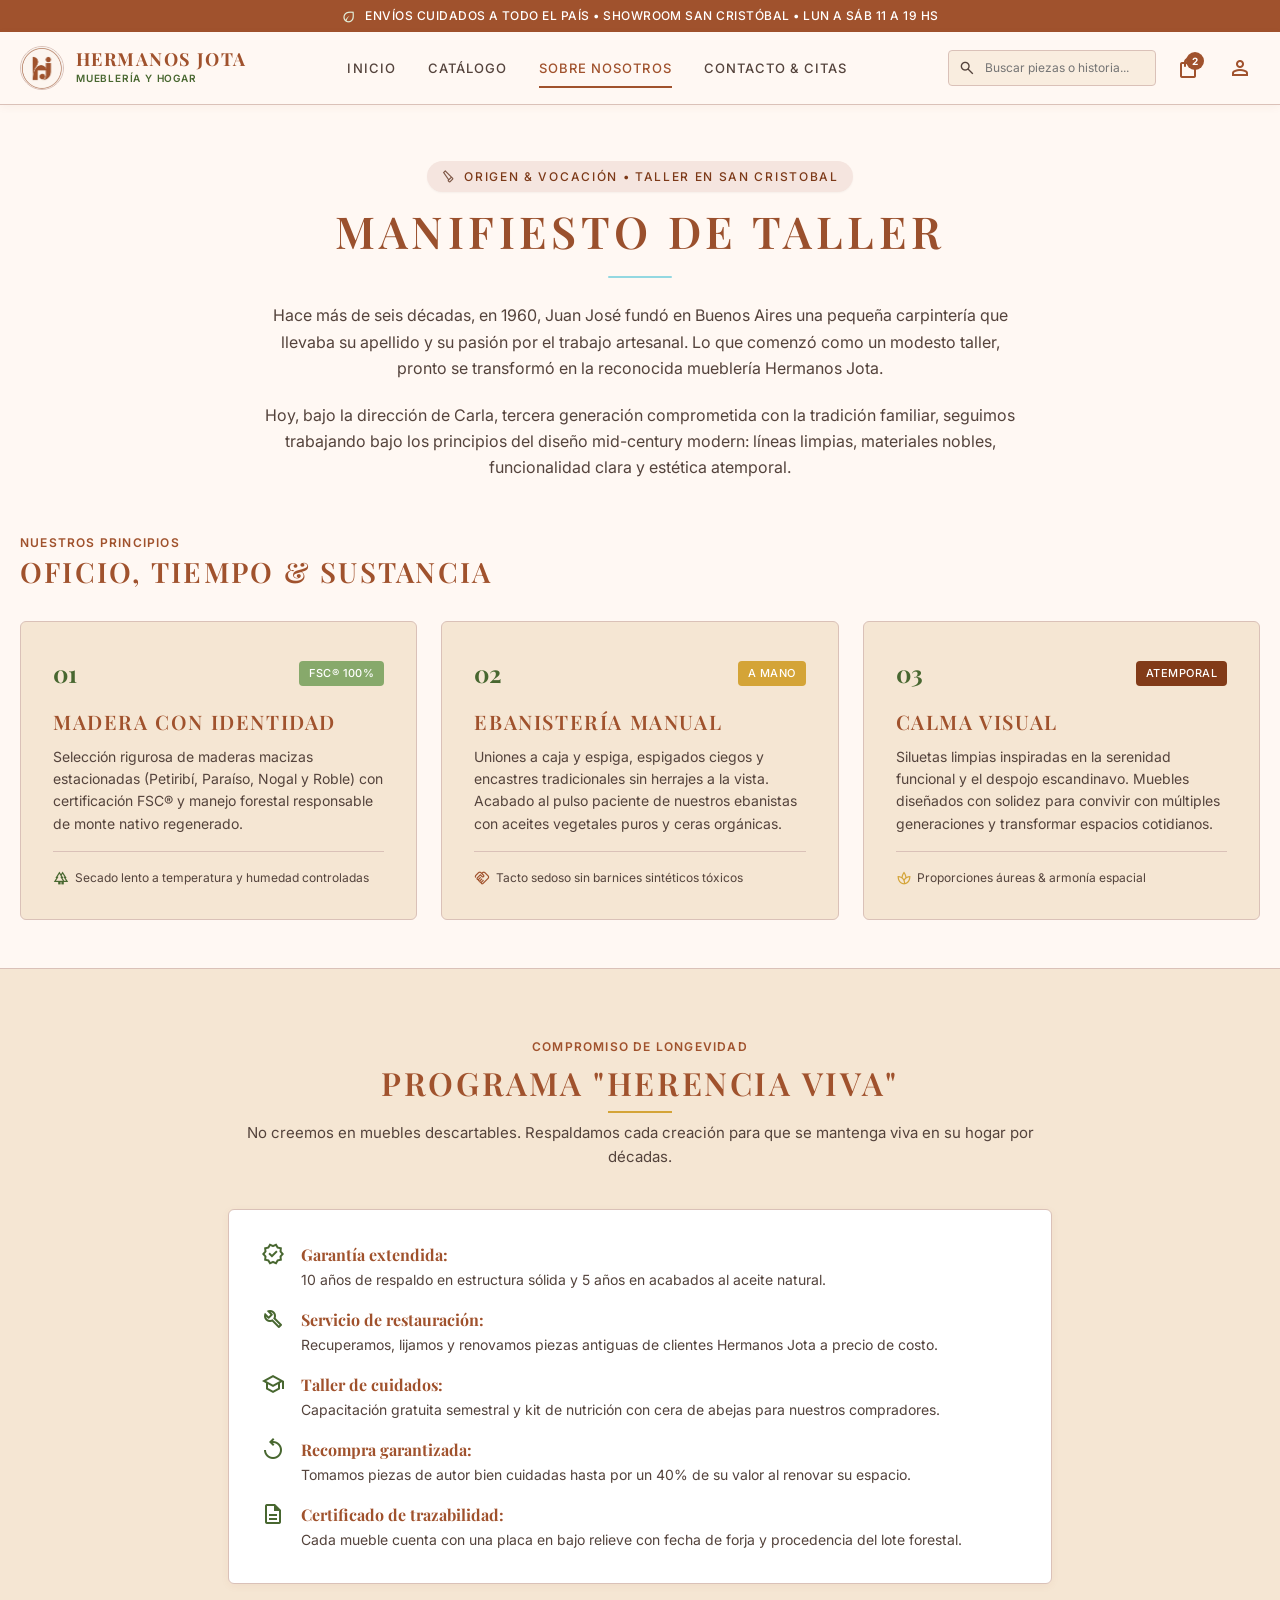
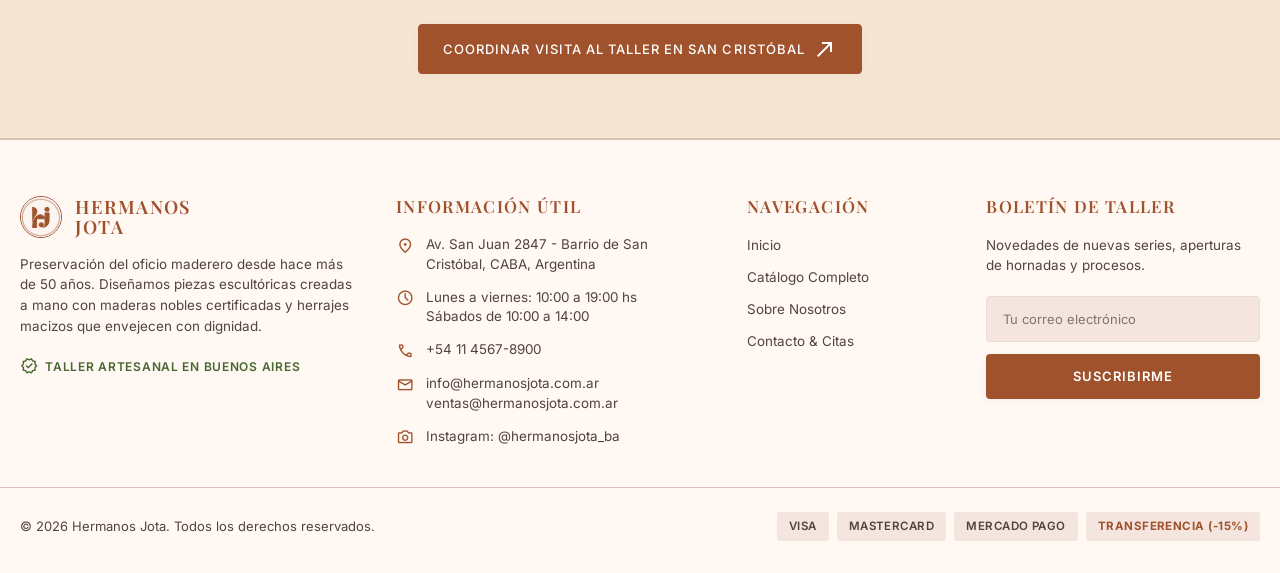
<file: nosotros.html>
<!DOCTYPE html>
<html lang="es">
<head>
  <meta charset="UTF-8">
  <meta name="viewport" content="width=device-width, initial-scale=1.0">
  <title>Sobre Nosotros | Hermanos Jota - Manifiesto de Taller & Historia</title>
  
  <!-- Tipografías Google Fonts Oficiales -->
  <link rel="preconnect" href="https://fonts.googleapis.com">
  <link rel="preconnect" href="https://fonts.gstatic.com" crossorigin>
  <link href="https://fonts.googleapis.com/css2?family=Inter:wght@300;400;500;600;700&family=Playfair+Display:ital,wght@0,500;0,600;0,700;1,600&display=swap" rel="stylesheet">
  
  <!-- Iconografía Material Symbols Outlined -->
  <link href="https://fonts.googleapis.com/css2?family=Material+Symbols+Outlined:wght,FILL@100..700,0..1&display=swap" rel="stylesheet">

  <!-- Hoja de Estilos Externa CSS3 -->
  <link rel="stylesheet" href="css/styles.css">
</head>
<body>

  <!-- Barra de Anuncios Superior -->
  <div class="announcement-bar">
    <span class="material-symbols-outlined">eco</span>
    <p>Envíos cuidados a todo el país • Showroom San Cristóbal • Lun a Sáb 11 a 19 hs</p>
  </div>

  <!-- Encabezado Semántico -->
  <header class="main-header">
    <div class="container header-inner">
      <a href="index.html" class="brand-logo-link" aria-label="Hermanos Jota - Inicio">
        <img 
          src="assets/logo.jpg" 
          alt="Logotipo Hermanos Jota" 
          class="brand-logo-img"
        >
        <div class="brand-text-wrap">
          <span class="brand-name">Hermanos Jota</span>
          <span class="brand-tagline">Mueblería y Hogar</span>
        </div>
      </a>

      <!-- Navegación Desktop -->
      <nav class="nav-desktop" aria-label="Navegación principal">
        <a href="index.html" class="nav-link">Inicio</a>
        <a href="catalogo.html" class="nav-link">Catálogo</a>
        <a href="nosotros.html" class="nav-link active" aria-current="page">Sobre Nosotros</a>
        <a href="contacto.html" class="nav-link">Contacto & Citas</a>
      </nav>

      <!-- Acciones de Cabecera -->
      <div class="header-actions">
        <div class="header-search-wrap">
          <span class="material-symbols-outlined search-icon">search</span>
          <input type="search" placeholder="Buscar piezas o historia..." aria-label="Buscar productos">
        </div>

        <button type="button" class="btn-header-action btn-open-cart" aria-label="Abrir Carrito de compras">
          <span class="material-symbols-outlined">shopping_bag</span>
          <span class="cart-count-badge badge-hidden">0</span>
        </button>

        <a href="cuenta.html" class="btn-header-action" aria-label="Mi Cuenta / Pedidos y Favoritos" title="Mi Cuenta (Simulación de usuario)">
          <span class="material-symbols-outlined">person</span>
        </a>

        <button type="button" class="btn-mobile-toggle" id="mobile-menu-toggle" aria-label="Abrir menú de navegación" aria-expanded="false">
          <span class="material-symbols-outlined">menu</span>
        </button>
      </div>
    </div>

    <!-- Menú Móvil -->
    <nav class="mobile-nav" id="mobile-nav" aria-label="Navegación móvil">
      <a href="index.html">Inicio</a>
      <a href="catalogo.html">Catálogo Oficial</a>
      <a href="nosotros.html" class="active">Sobre Nosotros</a>
      <a href="contacto.html">Contacto & Citas</a>
      <a href="cuenta.html">Mi Cuenta (Pedidos & Favoritos)</a>
    </nav>
  </header>

  <!-- Contenido Principal -->
  <main>
    <!-- Sección Manifiesto de Taller (Hero Editorial) -->
    <section class="manifesto-section">
      <div class="container manifesto-inner">
        <div class="manifesto-tag">
          <span class="material-symbols-outlined">carpenter</span>
          <span>ORIGEN &amp; VOCACIÓN • TALLER EN SAN CRISTOBAL</span>
        </div>

        <h1 class="manifesto-title">MANIFIESTO DE TALLER</h1>
        
        <div class="manifesto-divider"></div>

        <div class="manifesto-body">
          <p>
            Hace más de seis décadas, en 1960, Juan José fundó en Buenos Aires una pequeña carpintería que llevaba su apellido y su pasión por el trabajo artesanal. Lo que comenzó como un modesto taller, pronto se transformó en la reconocida mueblería Hermanos Jota.
          </p>
          <p>
            Hoy, bajo la dirección de Carla, tercera generación comprometida con la tradición familiar, seguimos trabajando bajo los principios del diseño mid-century modern: líneas limpias, materiales nobles, funcionalidad clara y estética atemporal.
          </p>
        </div>
      </div>
    </section>

    <!-- Tres Pilares Fundamentales -->
    <section class="container" style="padding-bottom: 3rem;">
      <div style="display: flex; justify-content: space-between; align-items: flex-end; margin-bottom: 2rem;">
        <div>
          <span style="font-size: 0.75rem; text-transform: uppercase; letter-spacing: 0.1em; color: var(--color-siena); font-weight: 600;">NUESTROS PRINCIPIOS</span>
          <h2 style="font-size: 1.75rem;">Oficio, Tiempo & Sustancia</h2>
        </div>
        <span style="font-size: 0.75rem; color: var(--color-text-muted); display: none; align-items: center; gap: 0.25rem;" class="sm-visible">
          <span class="material-symbols-outlined" style="color: var(--color-salvia-dark); font-size: 1.1rem;">verified</span>
          Garantía de ensamble artesanal
        </span>
      </div>

      <div class="pillars-grid" style="padding: 0;">
        <article class="pillar-card">
          <div>
            <div style="display: flex; justify-content: space-between; align-items: center; margin-bottom: 1rem;">
              <span class="pillar-num">01</span>
              <span class="product-badge badge-salvia">FSC® 100%</span>
            </div>
            <h3 style="font-size: 1.25rem; margin-bottom: 0.75rem;">Madera con Identidad</h3>
            <p class="text-muted" style="font-size: 0.875rem; line-height: 1.6;">
              Selección rigurosa de maderas macizas estacionadas (Petiribí, Paraíso, Nogal y Roble) con certificación FSC® y manejo forestal responsable de monte nativo regenerado.
            </p>
          </div>
          <div style="padding-top: 1rem; border-top: 1px solid var(--color-border-main); font-size: 0.75rem; color: var(--color-text-muted); display: flex; align-items: center; gap: 0.35rem;">
            <span class="material-symbols-outlined" style="color: var(--color-salvia-dark); font-size: 1rem;">forest</span>
            <span>Secado lento a temperatura y humedad controladas</span>
          </div>
        </article>

        <article class="pillar-card">
          <div>
            <div style="display: flex; justify-content: space-between; align-items: center; margin-bottom: 1rem;">
              <span class="pillar-num">02</span>
              <span class="product-badge badge-oro">A Mano</span>
            </div>
            <h3 style="font-size: 1.25rem; margin-bottom: 0.75rem;">Ebanistería Manual</h3>
            <p class="text-muted" style="font-size: 0.875rem; line-height: 1.6;">
              Uniones a caja y espiga, espigados ciegos y encastres tradicionales sin herrajes a la vista. Acabado al pulso paciente de nuestros ebanistas con aceites vegetales puros y ceras orgánicas.
            </p>
          </div>
          <div style="padding-top: 1rem; border-top: 1px solid var(--color-border-main); font-size: 0.75rem; color: var(--color-text-muted); display: flex; align-items: center; gap: 0.35rem;">
            <span class="material-symbols-outlined" style="color: var(--color-siena); font-size: 1rem;">handshake</span>
            <span>Tacto sedoso sin barnices sintéticos tóxicos</span>
          </div>
        </article>

        <article class="pillar-card">
          <div>
            <div style="display: flex; justify-content: space-between; align-items: center; margin-bottom: 1rem;">
              <span class="pillar-num">03</span>
              <span class="product-badge badge-siena">Atemporal</span>
            </div>
            <h3 style="font-size: 1.25rem; margin-bottom: 0.75rem;">Calma Visual</h3>
            <p class="text-muted" style="font-size: 0.875rem; line-height: 1.6;">
              Siluetas limpias inspiradas en la serenidad funcional y el despojo escandinavo. Muebles diseñados con solidez para convivir con múltiples generaciones y transformar espacios cotidianos.
            </p>
          </div>
          <div style="padding-top: 1rem; border-top: 1px solid var(--color-border-main); font-size: 0.75rem; color: var(--color-text-muted); display: flex; align-items: center; gap: 0.35rem;">
            <span class="material-symbols-outlined" style="color: var(--color-oro); font-size: 1rem;">spa</span>
            <span>Proporciones áureas & armonía espacial</span>
          </div>
        </article>
      </div>
    </section>

    <!-- Programa Herencia Viva (Compromiso de Longevidad) -->
    <section style="padding: 4rem 0; background-color: var(--color-alabastro); border-top: 1px solid var(--color-border-main); border-bottom: 1px solid var(--color-border-main);">
      <div class="container" style="max-width: 54rem;">
        <div style="text-align: center; margin-bottom: 2.5rem;">
          <span style="font-size: 0.75rem; text-transform: uppercase; letter-spacing: 0.1em; color: var(--color-siena); font-weight: 600;">COMPROMISO DE LONGEVIDAD</span>
          <h2 style="font-size: 2rem; margin-top: 0.25rem;">Programa "Herencia Viva"</h2>
          <div class="divider-gold"></div>
          <p class="text-muted" style="font-size: 0.9375rem;">
            No creemos en muebles descartables. Respaldamos cada creación para que se mantenga viva en su hogar por décadas.
          </p>
        </div>

        <ul style="display: flex; flex-direction: column; gap: 1rem; background-color: var(--color-white); padding: 2rem; border-radius: var(--radius-md); border: 1px solid var(--color-border-main); box-shadow: var(--shadow-sm);">
          <li style="display: flex; gap: 1rem; align-items: flex-start;">
            <span class="material-symbols-outlined text-salvia" style="font-size: 1.5rem;">verified</span>
            <div>
              <strong style="color: var(--color-siena); font-family: var(--font-serif); font-size: 1rem;">Garantía extendida:</strong>
              <p class="text-muted" style="font-size: 0.875rem;">10 años de respaldo en estructura sólida y 5 años en acabados al aceite natural.</p>
            </div>
          </li>
          <li style="display: flex; gap: 1rem; align-items: flex-start;">
            <span class="material-symbols-outlined text-salvia" style="font-size: 1.5rem;">build</span>
            <div>
              <strong style="color: var(--color-siena); font-family: var(--font-serif); font-size: 1rem;">Servicio de restauración:</strong>
              <p class="text-muted" style="font-size: 0.875rem;">Recuperamos, lijamos y renovamos piezas antiguas de clientes Hermanos Jota a precio de costo.</p>
            </div>
          </li>
          <li style="display: flex; gap: 1rem; align-items: flex-start;">
            <span class="material-symbols-outlined text-salvia" style="font-size: 1.5rem;">school</span>
            <div>
              <strong style="color: var(--color-siena); font-family: var(--font-serif); font-size: 1rem;">Taller de cuidados:</strong>
              <p class="text-muted" style="font-size: 0.875rem;">Capacitación gratuita semestral y kit de nutrición con cera de abejas para nuestros compradores.</p>
            </div>
          </li>
          <li style="display: flex; gap: 1rem; align-items: flex-start;">
            <span class="material-symbols-outlined text-salvia" style="font-size: 1.5rem;">replay</span>
            <div>
              <strong style="color: var(--color-siena); font-family: var(--font-serif); font-size: 1rem;">Recompra garantizada:</strong>
              <p class="text-muted" style="font-size: 0.875rem;">Tomamos piezas de autor bien cuidadas hasta por un 40% de su valor al renovar su espacio.</p>
            </div>
          </li>
          <li style="display: flex; gap: 1rem; align-items: flex-start;">
            <span class="material-symbols-outlined text-salvia" style="font-size: 1.5rem;">description</span>
            <div>
              <strong style="color: var(--color-siena); font-family: var(--font-serif); font-size: 1rem;">Certificado de trazabilidad:</strong>
              <p class="text-muted" style="font-size: 0.875rem;">Cada mueble cuenta con una placa en bajo relieve con fecha de forja y procedencia del lote forestal.</p>
            </div>
          </li>
        </ul>

        <div style="text-align: center; margin-top: 2.5rem;">
          <a href="contacto.html" class="btn-primary">
            <span>Coordinar Visita al Taller en San Cristóbal</span>
            <span class="material-symbols-outlined">north_east</span>
          </a>
        </div>
      </div>
    </section>
  </main>

  <!-- Panel Deslizante del Carrito -->
  <aside id="cart-drawer" class="cart-drawer" aria-labelledby="cart-drawer-heading" role="dialog" aria-modal="true">
    <div class="cart-backdrop" id="cart-backdrop"></div>
    <div class="cart-panel">
      <div class="cart-header">
        <div class="cart-header-title-wrap">
          <span class="material-symbols-outlined text-siena">shopping_bag</span>
          <h3 id="cart-drawer-heading" class="cart-title">Bolsa de Compra</h3>
          <span class="cart-badge-count" id="drawer-count">0 piezas</span>
        </div>
        <button type="button" class="cart-close-btn" id="cart-close-btn" aria-label="Cerrar bolsa de compra">
          <span class="material-symbols-outlined">close</span>
        </button>
      </div>

      <div class="cart-items-list" id="cart-items-list"></div>

      <div class="cart-footer" id="cart-drawer-footer">
        <div class="cart-summary-line">
          <span>Subtotal de piezas</span>
          <span id="cart-subtotal-val">$0 ARS</span>
        </div>
        <div class="cart-summary-line" style="color: var(--color-salvia-dark);">
          <span>Descuento 15% por transferencia</span>
          <span id="cart-discount-val">-$0 ARS</span>
        </div>
        <div class="cart-total-line">
          <span class="cart-total-label">Total Estimado</span>
          <span class="cart-total-price" id="cart-total-val">$0 ARS</span>
        </div>
        <p class="cart-cuotas-note" id="cart-cuotas-text">
          Hasta 6 cuotas fijas sin interés en maderas macizas
        </p>
        <a href="checkout.html" class="btn-primary" style="width: 100%; text-align: center;">
          Finalizar Pedido / Checkout
        </a>
        <button type="button" class="btn-link" id="clear-cart-btn" style="justify-content: center; font-size: 0.75rem; color: var(--color-text-muted);">
          Vaciar selección
        </button>
      </div>
    </div>
  </aside>

  <!-- Notificación Toast Emergente -->
  <div id="toast-notification" class="toast-notification" role="status" aria-live="polite">
    <span class="material-symbols-outlined toast-icon">check_circle</span>
    <div>
      <p class="toast-title" id="toast-title">Pieza añadida</p>
      <p class="toast-subtitle" id="toast-subtitle">Se integró al pedido</p>
    </div>
  </div>

  <!-- Pie de Página Oficial (Réplica Exacta) -->
  <footer class="main-footer">
    <div class="container footer-grid">
      <!-- Columna 1: Marca & Origen -->
      <div class="footer-col footer-brand-col">
        <div class="footer-brand-header">
          <img src="assets/logo.jpg" alt="Logo Hermanos Jota" class="footer-logo-img">
          <div class="footer-brand-title">
            <span>HERMANOS</span>
            <span>JOTA</span>
          </div>
        </div>
        <p class="footer-brand-desc">
          Preservación del oficio maderero desde hace más de 50 años. Diseñamos piezas escultóricas creadas a mano con maderas nobles certificadas y herrajes macizos que envejecen con dignidad.
        </p>
        <div class="footer-workshop-badge">
          <span class="material-symbols-outlined">verified</span>
          <span>TALLER ARTESANAL EN BUENOS AIRES</span>
        </div>
      </div>

      <!-- Columna 2: Información Útil -->
      <div class="footer-col footer-info-col">
        <h4 class="footer-col-title">INFORMACIÓN ÚTIL</h4>
        <div class="footer-info-list">
          <div class="footer-info-item">
            <span class="material-symbols-outlined">location_on</span>
            <span>Av. San Juan 2847 - Barrio de San Cristóbal, CABA, Argentina</span>
          </div>
          <div class="footer-info-item">
            <span class="material-symbols-outlined">schedule</span>
            <div>
              <div>Lunes a viernes: 10:00 a 19:00 hs</div>
              <div>Sábados de 10:00 a 14:00</div>
            </div>
          </div>
          <div class="footer-info-item">
            <span class="material-symbols-outlined">call</span>
            <a href="tel:+541145678900">+54 11 4567-8900</a>
          </div>
          <div class="footer-info-item">
            <span class="material-symbols-outlined">mail</span>
            <div>
              <div><a href="mailto:info@hermanosjota.com.ar">info@hermanosjota.com.ar</a></div>
              <div><a href="mailto:ventas@hermanosjota.com.ar">ventas@hermanosjota.com.ar</a></div>
            </div>
          </div>
          <div class="footer-info-item">
            <span class="material-symbols-outlined">photo_camera</span>
            <span>Instagram: @hermanosjota_ba</span>
          </div>
        </div>
      </div>

      <!-- Columna 3: Navegación -->
      <div class="footer-col footer-nav-col">
        <h4 class="footer-col-title">NAVEGACIÓN</h4>
        <nav class="footer-links" aria-label="Enlaces rápidos del pie de página">
          <a href="index.html">Inicio</a>
          <a href="catalogo.html">Catálogo Completo</a>
          <a href="nosotros.html">Sobre Nosotros</a>
          <a href="contacto.html">Contacto & Citas</a>
        </nav>
      </div>

      <!-- Columna 4: Boletín de Taller -->
      <div class="footer-col footer-newsletter-col">
        <h4 class="footer-col-title">BOLETÍN DE TALLER</h4>
        <p class="footer-newsletter-text">
          Novedades de nuevas series, aperturas de hornadas y procesos.
        </p>
        <form id="footer-newsletter-form" class="footer-newsletter-form">
          <input 
            type="email" 
            class="footer-newsletter-input" 
            placeholder="Tu correo electrónico" 
            required 
            aria-label="Tu correo electrónico"
          >
          <button type="submit" class="footer-newsletter-btn">SUSCRIBIRME</button>
        </form>
      </div>
    </div>

    <!-- Barra Inferior de Derechos y Métodos de Pago -->
    <div class="container footer-bottom-bar">
      <p class="footer-copy">© 2026 Hermanos Jota. Todos los derechos reservados.</p>
      <div class="footer-payments" aria-label="Medios de pago aceptados">
        <span class="payment-chip">VISA</span>
        <span class="payment-chip">MASTERCARD</span>
        <span class="payment-chip">MERCADO PAGO</span>
        <span class="payment-chip payment-chip-highlight">TRANSFERENCIA (-15%)</span>
      </div>
    </div>
  </footer>

  <!-- Scripts Modulares -->
  <script src="js/productos.js"></script>
  <script src="js/favoritos.js"></script>
  <script src="js/carrito.js"></script>
  <script src="js/main.js"></script>
</body>
</html>
</file>
<file: css/styles.css>
:root {
  /* Paleta cromática oficial */
  --color-siena: #A0522D;               /* Siena Tostado: Marca principal y títulos */
  --color-siena-dark: #823B18;          /* Tono hover e interacción profunda */
  --color-siena-light: #FFDBCD;         /* Tintes suaves de siena */
  --color-salvia: #87A96B;              /* Verde Salvia: Acento secundario y eco */
  --color-salvia-dark: #486730;         /* Verde Salvia profundo para contraste de texto */
  --color-salvia-light: #E2EED9;        /* Fondo claro salvia */
  --color-alabastro: #F5E6D3;           /* Alabastro Cálido: Fondos secundarios y chips */
  --color-alabastro-surface: #FFF8F3;   /* Superficie base del sitio */
  --color-alabastro-card: #FFFBF7;      /* Fondo de tarjetas de producto */
  --color-alabastro-border: #EFE0CD;    /* Separadores y bordes cálidos */
  --color-oro: #D4A437;                 /* Vara de Oro: Detalles premium y estrellas */
  --color-oro-light: #FFF3D6;           /* Tinte claro oro */
  --color-rosa: #C47A6D;                /* Rosa Polvoriento: Acentos suaves y bouclé */
  --color-rosa-light: #FBEAE7;          /* Fondo claro rosa */
  
  /* Textos y contrastes */
  --color-text-main: #221A0F;           /* Color de lectura principal */
  --color-text-muted: #54433C;          /* Texto secundario y descriptivo */
  --color-border-main: #DAC1B8;         /* Borde perimetral y divisores */
  --color-white: #FFFFFF;
  --color-dark-bg: #2A1810;             /* Fondos oscuros de contraste y toasts */
  --color-error: #BA1A1A;
  --color-error-bg: #FFDAD6;

  /* Tipografías */
  --font-serif: 'Playfair Display', Georgia, serif;
  --font-sans: 'Inter', system-ui, -apple-system, BlinkMacSystemFont, 'Segoe UI', Roboto, sans-serif;

  /* Elevaciones sutiles (sombras cálidas con umber, sin negro puro) */
  --shadow-sm: 0 2px 8px rgba(160, 82, 45, 0.06);
  --shadow-md: 0 4px 16px rgba(160, 82, 45, 0.08);
  --shadow-lg: 0 12px 32px rgba(42, 24, 16, 0.12);
  --shadow-drawer: -4px 0 24px rgba(34, 26, 15, 0.18);

  /* Radios de borde (Ebanistería suave: 4px a 8px) */
  --radius-sm: 4px;
  --radius-md: 6px;
  --radius-lg: 10px;
  --radius-full: 9999px;

  /* Transición estándar */
  --transition-smooth: all 0.25s ease-in-out;
}

*,
*::before,
*::after {
  box-sizing: border-box;
  margin: 0;
  padding: 0;
}

html {
  font-size: 16px;
  scroll-behavior: smooth;
  -webkit-text-size-adjust: 100%;
}

body {
  background-color: var(--color-alabastro-surface);
  color: var(--color-text-main);
  font-family: var(--font-sans);
  line-height: 1.6;
  min-height: 100vh;
  display: flex;
  flex-direction: column;
  -webkit-font-smoothing: antialiased;
  -moz-osx-font-smoothing: grayscale;
}

img, picture, svg {
  display: block;
  max-width: 100%;
  height: auto;
}

input, button, textarea, select {
  font: inherit;
  color: inherit;
}

a {
  color: inherit;
  text-decoration: none;
}

ul, ol {
  list-style: none;
}

/* Scrollbar estilizada */
::-webkit-scrollbar {
  width: 6px;
}
::-webkit-scrollbar-thumb {
  background: var(--color-border-main);
  border-radius: var(--radius-full);
}

/* --------------------------------------------------------------------------
  TIPOGRAFÍA
   -------------------------------------------------------------------------- */
h1, h2, h3, h4, h5, h6 {
  font-family: var(--font-serif);
  font-weight: 600;
  text-transform: uppercase;
  letter-spacing: 0.08em;
  color: var(--color-siena);
  line-height: 1.25;
}

.text-muted { color: var(--color-text-muted); }
.text-siena { color: var(--color-siena); }
.text-salvia { color: var(--color-salvia-dark); }
.text-oro { color: var(--color-oro); }

.container {
  width: 100%;
  max-width: 1320px;
  margin-left: auto;
  margin-right: auto;
  padding-left: 1.25rem;
  padding-right: 1.25rem;
}

/* --------------------------------------------------------------------------
   BOTONES Y COMPONENTES REUTILIZABLES
   -------------------------------------------------------------------------- */
.btn-primary {
  display: inline-flex;
  align-items: center;
  justify-content: center;
  gap: 0.5rem;
  background-color: var(--color-siena);
  color: var(--color-white);
  padding: 0.75rem 1.5rem;
  border-radius: var(--radius-sm);
  border: 1px solid var(--color-siena);
  font-family: var(--font-sans);
  font-size: 0.8125rem;
  font-weight: 500;
  text-transform: uppercase;
  letter-spacing: 0.08em;
  cursor: pointer;
  transition: var(--transition-smooth);
  box-shadow: var(--shadow-sm);
}

.btn-primary:hover {
  background-color: var(--color-siena-dark);
  border-color: var(--color-siena-dark);
  transform: translateY(-1px);
  box-shadow: var(--shadow-md);
}

.btn-secondary {
  display: inline-flex;
  align-items: center;
  justify-content: center;
  gap: 0.5rem;
  background-color: var(--color-alabastro);
  color: var(--color-siena);
  padding: 0.75rem 1.5rem;
  border-radius: var(--radius-sm);
  border: 1px solid var(--color-border-main);
  font-family: var(--font-sans);
  font-size: 0.8125rem;
  font-weight: 500;
  text-transform: uppercase;
  letter-spacing: 0.08em;
  cursor: pointer;
  transition: var(--transition-smooth);
}

.btn-secondary:hover {
  background-color: var(--color-alabastro-border);
  color: var(--color-siena-dark);
}

.btn-link {
  display: inline-flex;
  align-items: center;
  gap: 0.25rem;
  color: var(--color-siena);
  font-size: 0.8125rem;
  font-weight: 600;
  text-transform: uppercase;
  letter-spacing: 0.06em;
  transition: var(--transition-smooth);
}

.btn-link:hover {
  color: var(--color-siena-dark);
  text-decoration: underline;
}

/* Badges / Chips de Certificación */
.product-badge {
  display: inline-block;
  padding: 0.25rem 0.625rem;
  border-radius: var(--radius-sm);
  font-size: 0.6875rem;
  font-weight: 500;
  text-transform: uppercase;
  letter-spacing: 0.04em;
}
.badge-salvia { background-color: var(--color-salvia); color: var(--color-white); }
.badge-oro { background-color: var(--color-oro); color: var(--color-white); }
.badge-rosa { background-color: var(--color-rosa); color: var(--color-white); }
.badge-siena { background-color: var(--color-siena-dark); color: var(--color-white); }

/* --------------------------------------------------------------------------
   5. BARRA DE ANUNCIOS Y CABECERA (HEADER) - FLEXBOX
   -------------------------------------------------------------------------- */
.announcement-bar {
  background-color: var(--color-siena);
  color: var(--color-white);
  padding: 0.4rem 1rem;
  text-align: center;
  font-size: 0.75rem;
  font-weight: 500;
  letter-spacing: 0.04em;
  text-transform: uppercase;
  display: flex;
  align-items: center;
  justify-content: center;
  gap: 0.5rem;
}

.announcement-bar .material-symbols-outlined {
  font-size: 1rem;
  color: var(--color-salvia-light);
}

.main-header {
  position: sticky;
  top: 0;
  z-index: 40;
  background-color: rgba(255, 248, 243, 0.96);
  backdrop-filter: blur(8px);
  -webkit-backdrop-filter: blur(8px);
  border-bottom: 1px solid var(--color-border-main);
  box-shadow: var(--shadow-sm);
}

.header-inner {
  display: flex;
  align-items: center;
  justify-content: space-between;
  height: 4.5rem;
  gap: 1rem;
}

.brand-logo-link {
  display: flex;
  align-items: center;
  gap: 0.75rem;
  transition: var(--transition-smooth);
}

.brand-logo-link:hover {
  transform: scale(1.02);
}

.brand-logo-img {
  width: 2.75rem;
  height: 2.75rem;
  border-radius: var(--radius-full);
  border: 1px solid var(--color-border-main);
  object-fit: cover;
}

.brand-text-wrap {
  display: flex;
  flex-direction: column;
}

.brand-name {
  font-family: var(--font-serif);
  font-size: 1.125rem;
  font-weight: 700;
  letter-spacing: 0.08em;
  color: var(--color-siena);
  text-transform: uppercase;
  line-height: 1.1;
}

.brand-tagline {
  font-size: 0.625rem;
  font-weight: 600;
  letter-spacing: 0.08em;
  text-transform: uppercase;
  color: var(--color-salvia-dark);
}

/* Navegación Desktop - Oculta en Mobile First */
.nav-desktop {
  display: none;
}

/* Acciones de la cabecera (Buscador, Carrito, Hamburguesa) */
.header-actions {
  display: flex;
  align-items: center;
  gap: 0.75rem;
}

.header-search-wrap {
  position: relative;
  display: none; /* Visible en tablet / desktop */
  width: 13rem;
}

.header-search-wrap input {
  width: 100%;
  padding: 0.45rem 0.75rem 0.45rem 2.25rem;
  background-color: rgba(245, 230, 211, 0.6);
  border: 1px solid var(--color-border-main);
  border-radius: var(--radius-sm);
  font-size: 0.75rem;
  color: var(--color-text-main);
  outline: none;
  transition: var(--transition-smooth);
}

.header-search-wrap input:focus {
  border-color: var(--color-siena);
  background-color: var(--color-white);
  box-shadow: 0 0 0 1px var(--color-siena);
}

.header-search-wrap .search-icon {
  position: absolute;
  left: 0.625rem;
  top: 50%;
  transform: translateY(-50%);
  color: var(--color-text-muted);
  font-size: 1.125rem;
  pointer-events: none;
}

.btn-header-action {
  position: relative;
  background: transparent;
  border: none;
  color: var(--color-siena);
  padding: 0.5rem;
  border-radius: var(--radius-sm);
  cursor: pointer;
  display: flex;
  align-items: center;
  justify-content: center;
  transition: var(--transition-smooth);
}

.btn-header-action:hover {
  background-color: var(--color-alabastro);
  color: var(--color-siena-dark);
}

.btn-header-action .material-symbols-outlined {
  font-size: 1.5rem;
}

/* Badge Contador del Carrito */
.cart-count-badge {
  position: absolute;
  top: 0.25rem;
  right: 0.25rem;
  background-color: var(--color-siena);
  color: var(--color-white);
  font-size: 0.625rem;
  font-weight: 700;
  width: 1.125rem;
  height: 1.125rem;
  border-radius: var(--radius-full);
  display: flex;
  align-items: center;
  justify-content: center;
  transition: var(--transition-smooth);
}

.badge-hidden {
  display: none !important;
}

/* Botón menú hamburguesa (Mobile) */
.btn-mobile-toggle {
  background: transparent;
  border: none;
  color: var(--color-siena);
  display: flex;
  align-items: center;
  justify-content: center;
  padding: 0.5rem;
  cursor: pointer;
}

/* Menú móvil desplegable */
.mobile-nav {
  display: none;
  background-color: var(--color-alabastro-surface);
  border-bottom: 1px solid var(--color-border-main);
  padding: 1rem 1.25rem;
  flex-direction: column;
  gap: 0.75rem;
}

.mobile-nav.active {
  display: flex;
}

.mobile-nav a {
  font-size: 0.875rem;
  font-weight: 500;
  text-transform: uppercase;
  letter-spacing: 0.08em;
  padding: 0.5rem 0;
  color: var(--color-text-muted);
  border-bottom: 1px solid rgba(218, 193, 184, 0.3);
  transition: var(--transition-smooth);
}

.mobile-nav a.active,
.mobile-nav a:hover {
  color: var(--color-siena);
  padding-left: 0.25rem;
}

/* --------------------------------------------------------------------------
   6. SECCIÓN HERO (INICIO) - FLEXBOX
   -------------------------------------------------------------------------- */
.hero-section {
  padding: 2.5rem 0 3.5rem;
  border-bottom: 1px solid var(--color-border-main);
}

.hero-flex {
  display: flex;
  flex-direction: column;
  gap: 2rem;
}

.hero-content {
  display: flex;
  flex-direction: column;
  gap: 1.25rem;
}

.hero-tag {
  display: inline-flex;
  align-items: center;
  gap: 0.375rem;
  background-color: var(--color-salvia-light);
  border: 1px solid rgba(135, 169, 107, 0.4);
  color: var(--color-salvia-dark);
  padding: 0.35rem 0.85rem;
  border-radius: var(--radius-full);
  font-size: 0.6875rem;
  text-transform: uppercase;
  letter-spacing: 0.06em;
  font-weight: 600;
  align-self: flex-start;
}

.hero-title {
  font-size: 2rem;
  line-height: 1.2;
}

.hero-desc {
  color: var(--color-text-muted);
  font-size: 0.9375rem;
  line-height: 1.65;
}

.hero-ctas {
  display: flex;
  flex-wrap: wrap;
  gap: 0.75rem;
  margin-top: 0.5rem;
}

.hero-metrics {
  display: flex;
  justify-content: space-between;
  gap: 1rem;
  padding-top: 1.5rem;
  border-top: 1px solid var(--color-border-main);
}

.metric-number {
  font-family: var(--font-serif);
  font-size: 1.5rem;
  font-weight: 700;
  color: var(--color-siena);
  display: block;
}

.metric-label {
  font-size: 0.75rem;
  color: var(--color-text-muted);
}

/* Visual del Hero */
.hero-visual-card {
  position: relative;
  background: linear-gradient(180deg, var(--color-alabastro-surface) 0%, var(--color-alabastro) 100%);
  border: 1px solid var(--color-border-main);
  border-radius: var(--radius-lg);
  padding: 1.5rem;
  display: flex;
  align-items: center;
  justify-content: center;
  box-shadow: var(--shadow-md);
  overflow: hidden;
}

.hero-visual-img {
  max-height: 22rem;
  width: auto;
  object-fit: contain;
  transition: transform 0.5s ease-out;
}

.hero-visual-card:hover .hero-visual-img {
  transform: scale(1.04);
}

.hero-visual-badge {
  position: absolute;
  bottom: 1rem;
  left: 1rem;
  right: 1rem;
  background-color: rgba(255, 248, 243, 0.95);
  backdrop-filter: blur(6px);
  border: 1px solid var(--color-border-main);
  border-radius: var(--radius-sm);
  padding: 0.75rem 1rem;
  display: flex;
  align-items: center;
  justify-content: space-between;
  box-shadow: var(--shadow-sm);
}

.hero-visual-badge-title {
  font-family: var(--font-serif);
  font-size: 0.875rem;
  color: var(--color-siena);
}

.hero-visual-badge-desc {
  font-size: 0.6875rem;
  color: var(--color-text-muted);
}

/* --------------------------------------------------------------------------
   7. SECCIÓN CATÁLOGO (FILTROS, GRID, LOADER) - FLEXBOX
   -------------------------------------------------------------------------- */
.catalog-header-banner {
  background-color: rgba(245, 230, 211, 0.4);
  border-bottom: 1px solid var(--color-border-main);
  padding: 2.5rem 0;
}

.catalog-header-flex {
  display: flex;
  flex-direction: column;
  gap: 1rem;
}

.catalog-eyebrow {
  display: flex;
  align-items: center;
  gap: 0.5rem;
  font-size: 0.75rem;
  font-weight: 600;
  text-transform: uppercase;
  letter-spacing: 0.08em;
  color: var(--color-siena);
}

.eyebrow-dot {
  width: 0.5rem;
  height: 0.5rem;
  border-radius: var(--radius-full);
  background-color: var(--color-oro);
}

.counter-pill {
  display: inline-flex;
  align-items: center;
  gap: 0.5rem;
  background-color: var(--color-alabastro-card);
  border: 1px solid var(--color-border-main);
  border-radius: var(--radius-sm);
  padding: 0.4rem 0.85rem;
  font-size: 0.6875rem;
  font-weight: 600;
  text-transform: uppercase;
  letter-spacing: 0.04em;
  color: var(--color-salvia-dark);
}

.counter-dot {
  width: 0.5rem;
  height: 0.5rem;
  border-radius: var(--radius-full);
  background-color: var(--color-salvia);
}

/* Barra de Filtros interactiva (Sticky) */
.filters-bar {
  position: sticky;
  top: 4.5rem;
  z-index: 30;
  background-color: rgba(255, 248, 243, 0.96);
  backdrop-filter: blur(8px);
  border-bottom: 1px solid var(--color-border-main);
  padding: 1rem 0;
}

.filters-flex {
  display: flex;
  flex-direction: column;
  gap: 0.875rem;
}

.filters-search-sort {
  display: flex;
  flex-direction: column;
  gap: 0.75rem;
}

.catalog-search-wrap {
  position: relative;
  width: 100%;
}

.catalog-search-wrap input {
  width: 100%;
  padding: 0.65rem 1rem 0.65rem 2.5rem;
  background-color: var(--color-alabastro-card);
  border: 1px solid var(--color-border-main);
  border-radius: var(--radius-sm);
  font-size: 0.8125rem;
  outline: none;
  transition: var(--transition-smooth);
}

.catalog-search-wrap input:focus {
  border-color: var(--color-siena);
  box-shadow: 0 0 0 1px var(--color-siena);
  background-color: var(--color-white);
}

.catalog-search-wrap .search-icon {
  position: absolute;
  left: 0.75rem;
  top: 50%;
  transform: translateY(-50%);
  color: var(--color-siena);
  font-size: 1.25rem;
  pointer-events: none;
}

.sort-wrap {
  display: flex;
  align-items: center;
  gap: 0.5rem;
}

.sort-label {
  font-size: 0.6875rem;
  font-weight: 600;
  text-transform: uppercase;
  letter-spacing: 0.06em;
  color: var(--color-text-muted);
  white-space: nowrap;
}

.sort-select {
  padding: 0.55rem 1rem;
  background-color: var(--color-alabastro-card);
  border: 1px solid var(--color-border-main);
  border-radius: var(--radius-sm);
  font-size: 0.75rem;
  cursor: pointer;
  outline: none;
}

/* Píldoras de categoría */
.filter-chips {
  display: flex;
  flex-wrap: wrap;
  gap: 0.5rem;
}

.chip-filter {
  background-color: var(--color-alabastro);
  color: var(--color-text-main);
  border: 1px solid var(--color-border-main);
  padding: 0.45rem 1rem;
  border-radius: var(--radius-sm);
  font-size: 0.6875rem;
  font-weight: 600;
  text-transform: uppercase;
  letter-spacing: 0.04em;
  cursor: pointer;
  transition: var(--transition-smooth);
}

.chip-filter:hover {
  background-color: var(--color-alabastro-border);
  color: var(--color-siena);
}

.chip-filter.active {
  background-color: var(--color-siena);
  color: var(--color-white);
  border-color: var(--color-siena);
  box-shadow: var(--shadow-sm);
}

/* Grilla de productos con Flexbox */
.catalog-grid {
  display: flex;
  flex-wrap: wrap;
  gap: 1.5rem;
  padding: 2.5rem 0 4rem;
}

/* Tarjeta individual de producto (<article class="product-card">) */
.product-card {
  flex: 1 1 100%; /* 1 col en mobile */
  background-color: var(--color-alabastro-card);
  border: 1px solid var(--color-border-main);
  border-radius: var(--radius-md);
  overflow: hidden;
  display: flex;
  flex-direction: column;
  justify-content: space-between;
  transition: var(--transition-smooth);
  box-shadow: var(--shadow-sm);
}

.product-card:hover {
  border-color: var(--color-siena);
  box-shadow: var(--shadow-md);
  transform: translateY(-2px);
}

.product-card-media {
  position: relative;
  background-color: var(--color-alabastro);
  height: 16rem;
  display: flex;
  align-items: center;
  justify-content: center;
  padding: 1.25rem;
  overflow: hidden;
}

.product-card-img {
  width: 100%;
  height: 100%;
  object-fit: contain;
  transition: transform 0.4s ease-out;
}

.product-card:hover .product-card-img {
  transform: scale(1.05);
}

.product-card-media .product-badge {
  position: absolute;
  top: 0.75rem;
  left: 0.75rem;
}

.btn-wishlist {
  position: absolute;
  top: 0.75rem;
  right: 0.75rem;
  width: 2rem;
  height: 2rem;
  border-radius: var(--radius-full);
  background-color: rgba(255, 248, 243, 0.9);
  border: none;
  color: var(--color-text-muted);
  display: flex;
  align-items: center;
  justify-content: center;
  cursor: pointer;
  transition: var(--transition-smooth);
}

.btn-wishlist:hover {
  color: var(--color-rosa);
  background-color: var(--color-white);
}

.btn-wishlist.active {
  color: var(--color-rosa);
}

.product-card-body {
  padding: 1.25rem;
  display: flex;
  flex-direction: column;
  flex: 1;
  justify-content: space-between;
  gap: 1rem;
}

.product-card-meta {
  display: flex;
  flex-direction: column;
  gap: 0.35rem;
}

.product-subcat {
  font-size: 0.6875rem;
  font-weight: 600;
  text-transform: uppercase;
  letter-spacing: 0.06em;
  color: var(--color-oro);
}

.product-title {
  font-size: 1.125rem;
  color: var(--color-siena);
}

.product-desc {
  font-size: 0.8125rem;
  color: var(--color-text-muted);
  line-height: 1.5;
  display: -webkit-box;
  -webkit-line-clamp: 2;
  -webkit-box-orient: vertical;
  overflow: hidden;
}

.product-card-pricing {
  padding-top: 0.75rem;
  border-top: 1px solid var(--color-alabastro-border);
  display: flex;
  flex-direction: column;
  gap: 0.75rem;
}

.price-block {
  display: flex;
  flex-direction: column;
}

.price-amount {
  font-family: var(--font-serif);
  font-size: 1.125rem;
  font-weight: 700;
  color: var(--color-text-main);
}

.price-installments {
  font-size: 0.6875rem;
  color: var(--color-siena);
}

.product-card-actions {
  display: flex;
  gap: 0.5rem;
}

.product-card-actions .btn-primary,
.product-card-actions .btn-secondary {
  flex: 1;
  padding: 0.625rem 0.5rem;
  font-size: 0.6875rem;
}

/* Spinner / Estado de Carga Asíncrono */
.catalog-loader {
  width: 100%;
  display: flex;
  flex-direction: column;
  align-items: center;
  justify-content: center;
  padding: 4rem 1rem;
  gap: 1rem;
}

.spinner {
  width: 3rem;
  height: 3rem;
  border: 3px solid var(--color-alabastro-border);
  border-top-color: var(--color-siena);
  border-radius: var(--radius-full);
  animation: spin 0.8s linear infinite;
}

@keyframes spin {
  to { transform: rotate(360deg); }
}

.loader-text {
  font-family: var(--font-serif);
  font-size: 1.125rem;
  color: var(--color-siena);
}

.loader-sub {
  font-size: 0.75rem;
  color: var(--color-text-muted);
}

/* Empty State */
.catalog-empty-state {
  width: 100%;
  display: none;
  flex-direction: column;
  align-items: center;
  justify-content: center;
  padding: 4rem 1rem;
  text-align: center;
  gap: 1rem;
}

.empty-icon {
  font-size: 3.5rem;
  color: var(--color-border-main);
}

/* --------------------------------------------------------------------------
   8. PÁGINA DETALLE DE PRODUCTO (PRODUCTO.HTML) - FLEXBOX
   -------------------------------------------------------------------------- */
.breadcrumb-nav {
  padding: 1.25rem 0;
}

.breadcrumb-list {
  display: flex;
  flex-wrap: wrap;
  align-items: center;
  gap: 0.5rem;
  font-size: 0.75rem;
  text-transform: uppercase;
  letter-spacing: 0.04em;
  color: var(--color-text-muted);
}

.breadcrumb-list a:hover {
  color: var(--color-siena);
}

.product-detail-stage {
  display: flex;
  flex-direction: column;
  gap: 2.5rem;
  padding-bottom: 4rem;
}

.product-gallery-wrap {
  display: flex;
  flex-direction: column;
  gap: 1rem;
}

.product-main-view {
  background-color: var(--color-alabastro);
  border: 1px solid var(--color-border-main);
  border-radius: var(--radius-lg);
  padding: 2rem;
  display: flex;
  align-items: center;
  justify-content: center;
  height: 22rem;
}

.product-main-view img {
  max-height: 100%;
  object-fit: contain;
  transition: opacity 0.2s ease-in-out;
}

.thumbnails-rail {
  display: flex;
  gap: 0.75rem;
}

.thumb-btn {
  flex: 1;
  aspect-ratio: 1;
  background-color: var(--color-alabastro);
  border: 1px solid var(--color-border-main);
  border-radius: var(--radius-sm);
  padding: 0.375rem;
  cursor: pointer;
  transition: var(--transition-smooth);
}

.thumb-btn.active,
.thumb-btn:hover {
  border-color: var(--color-siena);
  box-shadow: 0 0 0 1px var(--color-siena);
}

.thumb-btn img {
  width: 100%;
  height: 100%;
  object-fit: contain;
}

.product-spec-table {
  width: 100%;
  border-collapse: collapse;
  margin-top: 1.5rem;
}

.product-spec-table th,
.product-spec-table td {
  padding: 0.75rem 1rem;
  text-align: left;
  border-bottom: 1px solid var(--color-border-main);
  font-size: 0.8125rem;
}

.product-spec-table th {
  font-weight: 600;
  text-transform: uppercase;
  letter-spacing: 0.06em;
  color: var(--color-siena);
  background-color: rgba(245, 230, 211, 0.4);
}

/* --------------------------------------------------------------------------
   9. PÁGINA SOBRE NOSOTROS (NOSOTROS.HTML) - MANIFIESTO Y PILARES
   -------------------------------------------------------------------------- */
.manifesto-section {
  padding: 3.5rem 1rem 3rem;
  text-align: center;
  background-color: var(--color-alabastro-surface);
}

.manifesto-inner {
  max-width: 50rem;
  margin: 0 auto;
  display: flex;
  flex-direction: column;
  align-items: center;
  text-align: center;
}

.manifesto-tag {
  display: inline-flex;
  align-items: center;
  gap: 0.5rem;
  background-color: #F5E5DF;
  color: #7C3918;
  padding: 0.375rem 0.875rem;
  border-radius: var(--radius-full);
  font-size: 0.75rem;
  font-weight: 500;
  text-transform: uppercase;
  letter-spacing: 0.14em;
  box-shadow: 0 1px 2px rgba(0, 0, 0, 0.04);
  margin-bottom: 0.85rem;
}

.manifesto-tag .material-symbols-outlined {
  font-size: 15px;
  color: #7C5544;
}

.manifesto-title {
  font-family: var(--font-serif);
  font-size: clamp(2rem, 5vw, 2.75rem);
  font-weight: 600;
  line-height: 1.15;
  text-transform: uppercase;
  letter-spacing: 0.1em;
  color: #9A502D;
  margin: 0;
  text-align: center;
}

.manifesto-divider {
  width: 4rem;
  height: 2px;
  background-color: #81D3DE;
  opacity: 0.85;
  margin: 1.25rem auto 1.5rem auto;
  border-radius: 2px;
}

.manifesto-body {
  display: flex;
  flex-direction: column;
  gap: 1.25rem;
  max-width: 48rem;
  margin: 0 auto;
}

.manifesto-body p {
  font-size: 1rem;
  line-height: 1.65;
  color: var(--color-text-muted);
  text-align: center;
  margin: 0;
}

.divider-gold {
  width: 4rem;
  height: 2px;
  background-color: var(--color-oro);
  margin: 0.5rem auto;
}

.pillars-grid {
  display: flex;
  flex-direction: column;
  gap: 1.5rem;
  padding: 2rem 0 4rem;
}

.pillar-card {
  background-color: var(--color-alabastro);
  border: 1px solid var(--color-border-main);
  border-radius: var(--radius-md);
  padding: 2rem;
  display: flex;
  flex-direction: column;
  justify-content: space-between;
  gap: 1rem;
  transition: var(--transition-smooth);
}

.pillar-card:hover {
  transform: translateY(-3px);
  box-shadow: var(--shadow-md);
}

.pillar-num {
  font-family: var(--font-serif);
  font-size: 1.5rem;
  font-weight: 700;
  color: var(--color-salvia-dark);
}

/* --------------------------------------------------------------------------
   10. PÁGINA CONTACTO & CITAS (CONTACTO.HTML) - FLEXBOX & FORMULARIOS
   -------------------------------------------------------------------------- */
.contact-grid {
  display: flex;
  flex-direction: column;
  gap: 2rem;
  padding: 2rem 0 4rem;
}

.contact-form-panel {
  background-color: var(--color-white);
  border: 1px solid var(--color-border-main);
  border-radius: var(--radius-lg);
  padding: 1.75rem;
  box-shadow: var(--shadow-sm);
  display: flex;
  flex-direction: column;
  gap: 1.5rem;
}

.form-group {
  display: flex;
  flex-direction: column;
  gap: 0.375rem;
}

.form-group label {
  font-size: 0.75rem;
  font-weight: 600;
  text-transform: uppercase;
  letter-spacing: 0.04em;
  color: var(--color-text-main);
}

.form-input,
.form-select,
.form-textarea {
  width: 100%;
  padding: 0.75rem 1rem;
  background-color: rgba(245, 230, 211, 0.3);
  border: 1px solid var(--color-border-main);
  border-radius: var(--radius-sm);
  font-size: 0.875rem;
  color: var(--color-text-main);
  outline: none;
  transition: var(--transition-smooth);
}

.form-input:focus,
.form-select:focus,
.form-textarea:focus {
  border-color: var(--color-siena);
  background-color: var(--color-white);
  box-shadow: 0 0 0 1px var(--color-siena);
}

.input-error {
  border-color: var(--color-error) !important;
  background-color: var(--color-error-bg) !important;
}

.error-msg {
  display: none;
  font-size: 0.6875rem;
  color: var(--color-error);
}

.char-limit-near {
  color: var(--color-siena) !important;
  font-weight: 600;
}

.booking-slot-block {
  background-color: var(--color-alabastro-surface);
  border: 1px solid var(--color-border-main);
  border-radius: var(--radius-sm);
  padding: 1.25rem;
  display: flex;
  flex-direction: column;
  gap: 1rem;
}

.booking-header {
  display: flex;
  align-items: center;
  gap: 0.5rem;
  font-size: 0.8125rem;
  font-weight: 600;
  text-transform: uppercase;
  color: var(--color-siena);
}

.feedback-success-banner {
  display: none;
  background-color: var(--color-salvia-light);
  border: 1px solid var(--color-salvia);
  border-radius: var(--radius-sm);
  padding: 1.25rem;
  color: var(--color-salvia-dark);
}

/* Resumen lateral de contacto */
.contact-summary-panel {
  background-color: var(--color-alabastro);
  border: 1px solid var(--color-border-main);
  border-radius: var(--radius-lg);
  padding: 1.75rem;
  display: flex;
  flex-direction: column;
  gap: 1.25rem;
}

.summary-list {
  display: flex;
  flex-direction: column;
  gap: 0.75rem;
}

.summary-item-row {
  display: flex;
  align-items: center;
  gap: 0.75rem;
  padding: 0.5rem 0;
  border-bottom: 1px solid rgba(218, 193, 184, 0.4);
}

.summary-item-thumb {
  width: 3.5rem;
  height: 3.5rem;
  border-radius: var(--radius-sm);
  object-fit: contain;
  background-color: var(--color-white);
  border: 1px solid var(--color-border-main);
}

.summary-item-details {
  flex: 1;
}

.summary-item-name {
  font-family: var(--font-serif);
  font-size: 0.875rem;
  color: var(--color-siena);
}

.summary-item-wood {
  font-size: 0.6875rem;
  color: var(--color-text-muted);
}

.summary-item-price {
  font-size: 0.8125rem;
  font-weight: 600;
}

.summary-total-row {
  margin-top: 1rem;
  padding-top: 1rem;
  border-top: 2px solid var(--color-border-main);
  display: flex;
  flex-direction: column;
  gap: 0.25rem;
}

.summary-total-line {
  display: flex;
  justify-content: space-between;
  font-size: 1rem;
  font-family: var(--font-serif);
  color: var(--color-siena);
}

.summary-installments {
  font-size: 0.6875rem;
  color: var(--color-salvia-dark);
}

/* --------------------------------------------------------------------------
   11. PANEL DESLIZANTE DEL CARRITO (SLIDE-OVER DRAWER) - FLEXBOX
   -------------------------------------------------------------------------- */
.cart-drawer {
  position: fixed;
  inset: 0;
  z-index: 50;
  visibility: hidden;
  opacity: 0;
  pointer-events: none;
  transition: opacity 0.3s ease-in-out, visibility 0.3s ease-in-out;
}

.cart-drawer.active {
  visibility: visible;
  opacity: 1;
  pointer-events: auto;
}

.cart-backdrop {
  position: absolute;
  inset: 0;
  background-color: rgba(34, 26, 15, 0.5);
  backdrop-filter: blur(4px);
}

.cart-panel {
  position: absolute;
  top: 0;
  right: 0;
  bottom: 0;
  width: 100%;
  max-width: 26rem;
  background-color: var(--color-alabastro-surface);
  box-shadow: var(--shadow-drawer);
  border-left: 1px solid var(--color-border-main);
  display: flex;
  flex-direction: column;
  transform: translateX(100%);
  transition: transform 0.3s cubic-bezier(0.16, 1, 0.3, 1);
}

.cart-drawer.active .cart-panel {
  transform: translateX(0);
}

.cart-header {
  padding: 1.25rem;
  background-color: var(--color-alabastro);
  border-bottom: 1px solid var(--color-border-main);
  display: flex;
  align-items: center;
  justify-content: space-between;
}

.cart-header-title-wrap {
  display: flex;
  align-items: center;
  gap: 0.5rem;
}

.cart-title {
  font-family: var(--font-serif);
  font-size: 1.125rem;
  color: var(--color-siena);
}

.cart-badge-count {
  font-size: 0.6875rem;
  background-color: var(--color-salvia-light);
  color: var(--color-salvia-dark);
  padding: 0.2rem 0.5rem;
  border-radius: var(--radius-full);
  font-weight: 600;
}

.cart-close-btn {
  background: transparent;
  border: none;
  color: var(--color-text-muted);
  cursor: pointer;
  padding: 0.35rem;
  display: flex;
  align-items: center;
  justify-content: center;
  border-radius: var(--radius-sm);
  transition: var(--transition-smooth);
}

.cart-close-btn:hover {
  background-color: var(--color-alabastro-border);
  color: var(--color-siena);
}

.cart-items-list {
  flex: 1;
  overflow-y: auto;
  padding: 1.25rem;
  display: flex;
  flex-direction: column;
  gap: 1rem;
}

.cart-empty-state {
  display: flex;
  flex-direction: column;
  align-items: center;
  justify-content: center;
  text-align: center;
  padding: 3rem 1rem;
  gap: 0.75rem;
}

.empty-title {
  font-family: var(--font-serif);
  font-size: 1.125rem;
  color: var(--color-siena);
}

.empty-desc {
  font-size: 0.8125rem;
  color: var(--color-text-muted);
  line-height: 1.5;
}

/* Tarjeta de ítem en el carrito */
.cart-item-card {
  display: flex;
  gap: 0.875rem;
  background-color: var(--color-alabastro-card);
  border: 1px solid var(--color-border-main);
  border-radius: var(--radius-sm);
  padding: 0.875rem;
}

.cart-item-img-wrap {
  width: 4.5rem;
  height: 4.5rem;
  background-color: var(--color-alabastro);
  border-radius: var(--radius-sm);
  display: flex;
  align-items: center;
  justify-content: center;
  overflow: hidden;
  flex-shrink: 0;
}

.cart-item-img {
  width: 100%;
  height: 100%;
  object-fit: contain;
}

.cart-item-info {
  flex: 1;
  display: flex;
  flex-direction: column;
  justify-content: space-between;
}

.cart-item-top {
  display: flex;
  justify-content: space-between;
  align-items: flex-start;
}

.cart-item-badge {
  font-size: 0.625rem;
  color: var(--color-salvia-dark);
  text-transform: uppercase;
  font-weight: 600;
}

.cart-item-title {
  font-family: var(--font-serif);
  font-size: 0.875rem;
  color: var(--color-siena);
  line-height: 1.2;
}

.cart-item-sub {
  font-size: 0.6875rem;
  color: var(--color-text-muted);
}

.cart-item-remove {
  background: transparent;
  border: none;
  color: var(--color-text-muted);
  cursor: pointer;
  padding: 0.2rem;
  display: flex;
  transition: var(--transition-smooth);
}

.cart-item-remove:hover {
  color: var(--color-error);
}

.cart-item-bottom {
  display: flex;
  justify-content: space-between;
  align-items: center;
  margin-top: 0.5rem;
  padding-top: 0.5rem;
  border-top: 1px solid var(--color-alabastro-border);
}

.cart-qty-control {
  display: flex;
  align-items: center;
  border: 1px solid var(--color-border-main);
  border-radius: var(--radius-sm);
  background-color: rgba(245, 230, 211, 0.4);
}

.cart-qty-btn {
  background: transparent;
  border: none;
  color: var(--color-text-muted);
  width: 1.5rem;
  height: 1.5rem;
  cursor: pointer;
  font-size: 0.875rem;
  font-weight: 700;
  display: flex;
  align-items: center;
  justify-content: center;
}

.cart-qty-btn:hover {
  color: var(--color-siena);
}

.cart-qty-value {
  padding: 0 0.5rem;
  font-size: 0.75rem;
  font-weight: 600;
}

.cart-item-price {
  font-family: var(--font-serif);
  font-size: 0.875rem;
  font-weight: 700;
  color: var(--color-text-main);
}

/* Footer del carrito */
.cart-footer {
  padding: 1.25rem;
  background-color: var(--color-alabastro);
  border-top: 1px solid var(--color-border-main);
  display: flex;
  flex-direction: column;
  gap: 0.75rem;
}

.cart-summary-line {
  display: flex;
  justify-content: space-between;
  font-size: 0.8125rem;
  color: var(--color-text-muted);
}

.cart-total-line {
  display: flex;
  justify-content: space-between;
  align-items: baseline;
  padding-top: 0.5rem;
  border-top: 1px solid var(--color-border-main);
}

.cart-total-label {
  font-family: var(--font-serif);
  font-size: 1rem;
  color: var(--color-siena);
}

.cart-total-price {
  font-family: var(--font-serif);
  font-size: 1.25rem;
  font-weight: 700;
  color: var(--color-text-main);
}

.cart-cuotas-note {
  font-size: 0.6875rem;
  color: var(--color-siena);
  text-align: center;
}

/* --------------------------------------------------------------------------
   12. NOTIFICACIÓN TOAST FLOTANTE
   -------------------------------------------------------------------------- */
.toast-notification {
  position: fixed;
  bottom: 1.5rem;
  right: 1.5rem;
  z-index: 60;
  background-color: var(--color-dark-bg);
  color: var(--color-white);
  border: 1px solid rgba(160, 82, 45, 0.4);
  border-radius: var(--radius-md);
  padding: 0.875rem 1.25rem;
  box-shadow: var(--shadow-lg);
  display: flex;
  align-items: center;
  gap: 0.75rem;
  transform: translateY(6rem);
  opacity: 0;
  pointer-events: none;
  transition: transform 0.3s cubic-bezier(0.16, 1, 0.3, 1), opacity 0.3s ease-in-out;
}

.toast-notification.visible {
  transform: translateY(0);
  opacity: 1;
  pointer-events: auto;
}

.toast-icon {
  color: var(--color-salvia);
  font-size: 1.5rem;
}

.toast-notification.toast-error {
  border-color: rgba(186, 26, 26, 0.6);
}

.toast-notification.toast-error .toast-icon {
  color: var(--color-error);
}

.toast-title {
  font-size: 0.75rem;
  font-weight: 600;
  text-transform: uppercase;
  letter-spacing: 0.06em;
}

.toast-subtitle {
  font-size: 0.6875rem;
  color: rgba(255, 248, 243, 0.8);
}

/* --------------------------------------------------------------------------
   13. PIE DE PÁGINA (FOOTER) - RÉPLICA EXACTA DE DISEÑO
   -------------------------------------------------------------------------- */
.main-footer {
  background-color: var(--color-alabastro-surface);
  color: var(--color-text-main);
  border-top: 1px solid var(--color-border-main);
  padding: 3.5rem 0 2rem;
  margin-top: auto;
}

.footer-grid {
  display: flex;
  flex-direction: column;
  gap: 2.5rem;
  padding-bottom: 2.5rem;
}

.footer-col {
  display: flex;
  flex-direction: column;
  gap: 1rem;
}

/* Columna 1: Brand & Badge */
.footer-brand-header {
  display: flex;
  align-items: center;
  gap: 0.85rem;
}

.footer-logo-img {
  width: 2.6rem;
  height: 2.6rem;
  border-radius: var(--radius-full);
  border: 1px solid var(--color-siena);
  object-fit: cover;
  flex-shrink: 0;
}

.footer-brand-title {
  display: flex;
  flex-direction: column;
  font-family: var(--font-serif);
  font-size: 1.15rem;
  font-weight: 600;
  color: var(--color-siena);
  letter-spacing: 0.08em;
  line-height: 1.05;
}

.footer-brand-desc {
  font-size: 0.84rem;
  color: var(--color-text-muted);
  line-height: 1.55;
  max-width: 23rem;
}

.footer-workshop-badge {
  display: inline-flex;
  align-items: center;
  gap: 0.45rem;
  color: var(--color-salvia-dark);
  font-size: 0.75rem;
  font-weight: 600;
  letter-spacing: 0.06em;
  text-transform: uppercase;
  margin-top: 0.25rem;
}

.footer-workshop-badge .material-symbols-outlined {
  font-size: 1.15rem;
  color: var(--color-salvia-dark);
}

/* Títulos de Columnas */
.footer-col-title {
  font-family: var(--font-serif);
  font-size: 1.05rem;
  color: var(--color-siena);
  letter-spacing: 0.08em;
  text-transform: uppercase;
  font-weight: 600;
  margin-bottom: 0.15rem;
}

/* Columna 2: Información Útil */
.footer-info-list {
  display: flex;
  flex-direction: column;
  gap: 0.85rem;
  font-size: 0.84rem;
  color: var(--color-text-muted);
}

.footer-info-item {
  display: flex;
  align-items: flex-start;
  gap: 0.75rem;
  line-height: 1.45;
}

.footer-info-item .material-symbols-outlined {
  font-size: 1.15rem;
  color: var(--color-siena);
  flex-shrink: 0;
  margin-top: 0.1rem;
}

.footer-info-item a:hover {
  color: var(--color-siena);
}

/* Columna 3: Navegación */
.footer-links {
  display: flex;
  flex-direction: column;
  gap: 0.65rem;
}

.footer-links a {
  font-size: 0.84rem;
  color: var(--color-text-muted);
  transition: var(--transition-smooth);
}

.footer-links a:hover {
  color: var(--color-siena);
  padding-left: 0.25rem;
}

/* Columna 4: Boletín de Taller */
.footer-newsletter-text {
  font-size: 0.84rem;
  color: var(--color-text-muted);
  line-height: 1.5;
  margin-bottom: 0.25rem;
}

.footer-newsletter-form {
  display: flex;
  flex-direction: column;
  gap: 0.75rem;
  width: 100%;
}

.footer-newsletter-input {
  width: 100%;
  padding: 0.75rem 1rem;
  background-color: #F4E5DF;
  border: 1px solid #EADCD4;
  border-radius: var(--radius-sm);
  font-size: 0.8125rem;
  color: var(--color-text-main);
  outline: none;
  transition: var(--transition-smooth);
}

.footer-newsletter-input::placeholder {
  color: #87736B;
}

.footer-newsletter-input:focus {
  border-color: var(--color-siena);
  background-color: var(--color-white);
  box-shadow: 0 0 0 1px var(--color-siena);
}

.footer-newsletter-btn {
  width: 100%;
  padding: 0.75rem 1rem;
  background-color: var(--color-siena);
  color: var(--color-white);
  border: none;
  border-radius: var(--radius-sm);
  font-size: 0.8125rem;
  font-weight: 600;
  letter-spacing: 0.08em;
  text-transform: uppercase;
  cursor: pointer;
  transition: var(--transition-smooth);
  box-shadow: var(--shadow-sm);
}

.footer-newsletter-btn:hover {
  background-color: var(--color-siena-dark);
}

/* Divisor y Barra Inferior (Bottom Bar) */
.footer-bottom-bar {
  padding-top: 1.5rem;
  border-top: 1px solid var(--color-border-main);
  display: flex;
  flex-direction: column;
  align-items: center;
  justify-content: space-between;
  gap: 1.25rem;
}

.footer-copy {
  font-size: 0.8125rem;
  color: var(--color-text-muted);
}

.footer-payments {
  display: flex;
  align-items: center;
  gap: 0.5rem;
  flex-wrap: wrap;
}

.payment-chip {
  background-color: #F4E5DF;
  color: var(--color-text-muted);
  font-size: 0.71875rem;
  font-weight: 600;
  letter-spacing: 0.04em;
  padding: 0.35rem 0.75rem;
  border-radius: 3px;
  text-transform: uppercase;
  display: inline-flex;
  align-items: center;
}

.payment-chip-highlight {
  color: var(--color-siena);
  font-weight: 700;
}

/* --------------------------------------------------------------------------
   14. RESPONSIVE BREAKPOINTS (MOBILE FIRST -> TABLET -> DESKTOP)
   -------------------------------------------------------------------------- */

/* TABLET (min-width: 768px) */
@media (min-width: 768px) {
  .hero-flex {
    flex-direction: row;
    align-items: center;
  }
  
  .hero-content {
    flex: 1.2;
  }

  .hero-visual-card {
    flex: 0.8;
  }

  .header-search-wrap {
    display: block;
  }

  .filters-flex {
    flex-direction: row;
    justify-content: space-between;
    align-items: center;
  }

  .filters-search-sort {
    flex-direction: row;
    align-items: center;
    flex: 1;
    max-width: 32rem;
  }

  .product-card {
    flex: 1 1 calc(50% - 1.5rem); /* 2 columnas en tablet */
  }

  .product-detail-stage {
    flex-direction: row;
  }

  .product-gallery-wrap {
    flex: 1.3;
  }

  .product-info-wrap {
    flex: 0.9;
  }

  .pillars-grid {
    flex-direction: row;
  }

  .pillar-card {
    flex: 1;
  }

  .contact-grid {
    flex-direction: row;
    align-items: flex-start;
  }

  .contact-form-panel {
    flex: 1.4;
  }

  .contact-summary-panel {
    flex: 0.8;
    position: sticky;
    top: 6rem;
  }

  .footer-grid {
    flex-direction: row;
    flex-wrap: wrap;
    justify-content: space-between;
  }

  .footer-col {
    flex: 1 1 calc(50% - 2.5rem);
  }

  .footer-bottom-bar {
    flex-direction: row;
  }
}

/* DESKTOP (min-width: 1024px) */
@media (min-width: 1024px) {
  .btn-mobile-toggle {
    display: none;
  }

  .mobile-nav {
    display: none !important;
  }

  .nav-desktop {
    display: flex;
    align-items: center;
    gap: 2rem;
  }

  .nav-link {
    font-size: 0.8125rem;
    font-weight: 500;
    text-transform: uppercase;
    letter-spacing: 0.08em;
    color: var(--color-text-muted);
    padding: 0.25rem 0;
    position: relative;
    transition: var(--transition-smooth);
  }

  .nav-link:hover,
  .nav-link.active {
    color: var(--color-siena);
  }

  .nav-link.active::after {
    content: '';
    position: absolute;
    bottom: -6px;
    left: 0;
    width: 100%;
    height: 2px;
    background-color: var(--color-siena);
  }

  .product-card {
    flex: 1 1 calc(25% - 1.5rem); /* 4 columnas en desktop */
    max-width: calc(25% - 0.75rem);
  }

  .footer-col {
    flex: 1;
  }

  .footer-col.footer-brand-col {
    flex: 1.35;
  }

  .footer-col.footer-info-col {
    flex: 1.25;
  }

  .footer-col.footer-nav-col {
    flex: 0.8;
  }

  .footer-col.footer-newsletter-col {
    flex: 1.1;
  }
}

/* ==========================================================================
   14. PÁGINA DE CHECKOUT & DETALLE DE COMPRA (CHECKOUT.HTML)
   ========================================================================== */
.checkout-main-wrap {
  padding-top: 5rem;
  background-color: var(--color-alabastro-surface);
  min-height: calc(100vh - 80px);
}

.checkout-stepper-bar {
  background-color: #FFF2E2;
  border-bottom: 1px solid var(--color-border-main);
  padding: 1rem 0;
  box-shadow: 0 1px 4px rgba(0, 0, 0, 0.03);
}

.stepper-inner {
  display: flex;
  flex-direction: column;
  gap: 0.75rem;
  align-items: center;
  justify-content: space-between;
}

@media (min-width: 768px) {
  .stepper-inner {
    flex-direction: row;
  }
}

.stepper-steps {
  display: flex;
  align-items: center;
  gap: 0.5rem;
  flex-wrap: wrap;
}

.step-item {
  display: flex;
  align-items: center;
  gap: 0.5rem;
}

.step-number {
  width: 1.75rem;
  height: 1.75rem;
  border-radius: var(--radius-full);
  display: flex;
  align-items: center;
  justify-content: center;
  font-size: 0.75rem;
  font-weight: 700;
}

.step-completed .step-number {
  background-color: var(--color-siena);
  color: #fff;
}

.step-current .step-number {
  background-color: var(--color-oro);
  color: #fff;
}

.step-pending .step-number {
  background-color: var(--color-alabastro);
  border: 1px solid var(--color-border-main);
  color: var(--color-text-muted);
}

.step-text {
  font-size: 0.8125rem;
  text-transform: uppercase;
  letter-spacing: 0.06em;
  font-weight: 600;
}

.step-completed .step-text {
  color: var(--color-text-main);
}

.step-current .step-text {
  color: var(--color-siena);
}

.step-pending .step-text {
  color: var(--color-text-muted);
}

.step-divider {
  color: var(--color-border-main);
  font-size: 1.1rem;
}

.stepper-protection {
  display: flex;
  align-items: center;
  gap: 0.35rem;
  font-size: 0.6875rem;
  text-transform: uppercase;
  letter-spacing: 0.08em;
  font-weight: 600;
  color: var(--color-salvia-dark);
}

.checkout-layout-stage {
  padding-top: 2rem;
  padding-bottom: 3.5rem;
}

.checkout-view-header {
  display: flex;
  flex-direction: column;
  gap: 1rem;
  justify-content: space-between;
  margin-bottom: 2rem;
}

@media (min-width: 768px) {
  .checkout-view-header {
    flex-direction: row;
    align-items: flex-end;
  }
}

.checkout-pretitle {
  font-size: 0.75rem;
  text-transform: uppercase;
  letter-spacing: 0.16em;
  color: var(--color-siena);
  font-weight: 600;
  display: block;
}

.checkout-main-title {
  font-family: var(--font-serif);
  font-size: clamp(1.75rem, 4vw, 2.35rem);
  text-transform: uppercase;
  letter-spacing: 0.06em;
  margin: 0.25rem 0 0;
  color: var(--color-text-main);
}

.checkout-view-tabs {
  display: inline-flex;
  background-color: var(--color-alabastro);
  border: 1px solid var(--color-border-main);
  border-radius: var(--radius-full);
  padding: 0.25rem;
  box-shadow: inset 0 1px 3px rgba(0, 0, 0, 0.04);
}

.view-tab-btn {
  display: flex;
  align-items: center;
  gap: 0.35rem;
  padding: 0.5rem 1rem;
  border-radius: var(--radius-full);
  font-size: 0.75rem;
  text-transform: uppercase;
  letter-spacing: 0.06em;
  font-weight: 600;
  color: var(--color-text-muted);
  border: none;
  background: transparent;
  cursor: pointer;
  transition: var(--transition-fast);
}

.view-tab-btn:hover {
  color: var(--color-text-main);
}

.view-tab-btn.active {
  background-color: var(--color-siena);
  color: #fff;
  box-shadow: 0 2px 6px rgba(160, 82, 45, 0.25);
}

/* Grilla del Checkout */
.checkout-grid-wrap {
  display: flex;
  flex-direction: column;
  gap: 2rem;
}

@media (min-width: 1024px) {
  .checkout-grid-wrap {
    flex-direction: row;
    align-items: flex-start;
  }

  .checkout-left-col {
    flex: 1 1 66%;
  }

  .checkout-right-col {
    flex: 1 1 34%;
    position: sticky;
    top: 6rem;
  }
}

.checkout-panel-block {
  display: flex;
  flex-direction: column;
  gap: 1.5rem;
}

.panel-card {
  background-color: #fff;
  border: 1px solid var(--color-border-main);
  border-radius: var(--radius-md);
  padding: 1.5rem;
  box-shadow: var(--shadow-sm);
}

.panel-card-header {
  display: flex;
  justify-content: space-between;
  align-items: center;
  padding-bottom: 1rem;
  margin-bottom: 1rem;
  border-bottom: 1px solid var(--color-border-main);
  flex-wrap: wrap;
  gap: 0.5rem;
}

.panel-card-title {
  font-family: var(--font-serif);
  font-size: 1.125rem;
  text-transform: uppercase;
  letter-spacing: 0.05em;
  color: var(--color-text-main);
  font-weight: 600;
}

.panel-card-tag {
  font-size: 0.6875rem;
  text-transform: uppercase;
  letter-spacing: 0.08em;
  color: var(--color-text-muted);
}

/* Ítems del panel del carrito */
.checkout-items-list {
  display: flex;
  flex-direction: column;
  gap: 1rem;
}

.checkout-item-card {
  display: flex;
  flex-direction: column;
  gap: 1rem;
  background-color: #FFF2E2;
  border: 1px solid var(--color-border-main);
  border-radius: var(--radius-sm);
  padding: 1rem;
}

@media (min-width: 576px) {
  .checkout-item-card {
    flex-direction: row;
    align-items: center;
  }
}

.checkout-item-thumb {
  width: 6rem;
  height: 6rem;
  border-radius: var(--radius-sm);
  overflow: hidden;
  flex-shrink: 0;
  background-color: var(--color-alabastro);
}

.checkout-item-thumb img {
  width: 100%;
  height: 100%;
  object-fit: cover;
}

.checkout-item-details {
  flex: 1;
  display: flex;
  flex-direction: column;
  justify-content: space-between;
  gap: 0.75rem;
}

.checkout-item-header {
  display: flex;
  justify-content: space-between;
  align-items: flex-start;
  gap: 0.5rem;
}

.checkout-item-subcat {
  font-size: 0.6875rem;
  text-transform: uppercase;
  letter-spacing: 0.08em;
  color: var(--color-siena);
  font-weight: 600;
  display: block;
}

.checkout-item-title {
  font-family: var(--font-serif);
  font-size: 1.1rem;
  text-transform: uppercase;
  margin: 0.2rem 0;
}

.checkout-item-wood {
  font-size: 0.75rem;
  color: var(--color-text-muted);
  margin: 0;
}

.checkout-item-del {
  background: transparent;
  border: none;
  color: var(--color-text-muted);
  cursor: pointer;
  padding: 0.25rem;
}

.checkout-item-del:hover {
  color: var(--color-rosa);
}

.checkout-item-bottom {
  display: flex;
  justify-content: space-between;
  align-items: center;
}

.checkout-stepper {
  display: flex;
  align-items: center;
  background-color: #fff;
  border: 1px solid var(--color-border-main);
  border-radius: var(--radius-full);
  padding: 0.15rem;
}

.stepper-btn {
  width: 1.5rem;
  height: 1.5rem;
  border-radius: var(--radius-full);
  border: none;
  background: transparent;
  cursor: pointer;
  display: flex;
  align-items: center;
  justify-content: center;
  font-weight: 700;
  color: var(--color-text-main);
}

.stepper-btn:hover {
  background-color: var(--color-alabastro);
}

.stepper-qty {
  padding: 0 0.5rem;
  font-size: 0.8125rem;
  font-weight: 600;
}

.checkout-item-price-block {
  text-align: right;
}

.checkout-item-unit {
  font-size: 0.6875rem;
  color: var(--color-text-muted);
  display: block;
}

.checkout-item-subtotal {
  font-family: var(--font-serif);
  font-size: 1rem;
  font-weight: 700;
  color: var(--color-siena);
}

/* Ítem de cortesía de taller */
.checkout-item-cortesia {
  display: flex;
  align-items: center;
  gap: 1rem;
  background-color: rgba(72, 103, 48, 0.08);
  border: 1px solid rgba(72, 103, 48, 0.25);
  border-radius: var(--radius-sm);
  padding: 1rem;
}

.cortesia-icon-wrap {
  width: 4.5rem;
  height: 4.5rem;
  border-radius: var(--radius-sm);
  background-color: rgba(72, 103, 48, 0.15);
  display: flex;
  align-items: center;
  justify-content: center;
  color: var(--color-salvia-dark);
  flex-shrink: 0;
}

.cortesia-content {
  flex: 1;
}

.cortesia-header {
  display: flex;
  justify-content: space-between;
  align-items: flex-start;
}

.cortesia-badge-label {
  font-size: 0.6875rem;
  text-transform: uppercase;
  letter-spacing: 0.08em;
  color: var(--color-salvia-dark);
  font-weight: 600;
  display: block;
}

.cortesia-title {
  font-family: var(--font-serif);
  font-size: 1rem;
  text-transform: uppercase;
  margin: 0.2rem 0;
}

.cortesia-desc {
  font-size: 0.75rem;
  color: var(--color-text-muted);
  margin: 0;
}

.badge-cortesia {
  background-color: var(--color-salvia-dark);
  color: #fff;
  font-size: 0.6875rem;
  text-transform: uppercase;
  padding: 0.2rem 0.5rem;
  border-radius: var(--radius-sm);
  font-weight: 600;
}

.cortesia-bottom {
  display: flex;
  justify-content: space-between;
  align-items: center;
  margin-top: 0.5rem;
  font-size: 0.75rem;
  color: var(--color-text-muted);
}

.cortesia-free {
  font-family: var(--font-serif);
  font-size: 1rem;
  font-weight: 700;
  color: var(--color-salvia-dark);
}

/* Fila de beneficios y cupones */
.checkout-benefits-row {
  display: grid;
  grid-template-columns: 1fr;
  gap: 1rem;
}

@media (min-width: 768px) {
  .checkout-benefits-row {
    grid-template-columns: 1fr 1fr;
  }
}

.coupon-box-card {
  background-color: #FFF2E2;
  border: 1px solid var(--color-border-main);
  border-radius: var(--radius-md);
  padding: 1.25rem;
  display: flex;
  flex-direction: column;
  justify-content: space-between;
  gap: 0.75rem;
}

.coupon-label {
  display: flex;
  align-items: center;
  gap: 0.35rem;
  font-size: 0.6875rem;
  text-transform: uppercase;
  letter-spacing: 0.08em;
  font-weight: 600;
  color: var(--color-siena);
}

.coupon-desc {
  font-size: 0.8125rem;
  color: var(--color-text-muted);
  margin: 0.35rem 0 0;
}

.coupon-input-group {
  display: flex;
  gap: 0.5rem;
}

.coupon-input-group input {
  flex: 1;
  background-color: #fff;
  border: 1px solid var(--color-border-main);
  border-radius: var(--radius-sm);
  padding: 0.5rem 0.75rem;
  font-size: 0.8125rem;
  text-transform: uppercase;
  letter-spacing: 0.08em;
}

.coupon-status {
  display: flex;
  align-items: center;
  gap: 0.35rem;
  font-size: 0.75rem;
  margin: 0;
}

.coupon-status.success {
  color: var(--color-salvia-dark);
}

.coupon-status.error {
  color: var(--color-rosa);
}

.craft-commitment-card {
  background-color: var(--color-alabastro);
  border: 1px solid var(--color-border-main);
  border-radius: var(--radius-md);
  padding: 1.25rem;
  display: flex;
  align-items: center;
  gap: 1rem;
}

.craft-commitment-icon {
  width: 3rem;
  height: 3rem;
  border-radius: var(--radius-full);
  background-color: rgba(160, 82, 45, 0.1);
  color: var(--color-siena);
  display: flex;
  align-items: center;
  justify-content: center;
  flex-shrink: 0;
}

.craft-commitment-title {
  font-family: var(--font-serif);
  font-size: 0.9375rem;
  text-transform: uppercase;
  margin: 0 0 0.25rem;
}

.craft-commitment-desc {
  font-size: 0.75rem;
  color: var(--color-text-muted);
  line-height: 1.5;
  margin: 0;
}

/* Pasos del Checkout (Step Cards) */
.step-card-header {
  display: flex;
  align-items: center;
  gap: 0.75rem;
  margin-bottom: 1.25rem;
}

.step-circle-badge {
  width: 2rem;
  height: 2rem;
  border-radius: var(--radius-full);
  background-color: var(--color-siena);
  color: #fff;
  display: flex;
  align-items: center;
  justify-content: center;
  font-weight: 700;
  font-size: 0.875rem;
  flex-shrink: 0;
}

.step-title {
  font-family: var(--font-serif);
  font-size: 1.0625rem;
  text-transform: uppercase;
  margin: 0;
  color: var(--color-text-main);
}

.step-desc {
  font-size: 0.75rem;
  color: var(--color-text-muted);
  margin: 0.2rem 0 0;
}

.form-grid-2 {
  display: grid;
  grid-template-columns: 1fr;
  gap: 1rem;
}

@media (min-width: 768px) {
  .form-grid-2 {
    grid-template-columns: 1fr 1fr;
  }
}

.form-field {
  display: flex;
  flex-direction: column;
  gap: 0.35rem;
}

.form-field label {
  font-size: 0.6875rem;
  text-transform: uppercase;
  letter-spacing: 0.08em;
  font-weight: 600;
  color: var(--color-text-muted);
}

.form-field input,
.form-field select {
  background-color: #FFF2E2;
  border: 1px solid var(--color-border-main);
  border-radius: var(--radius-sm);
  padding: 0.65rem 0.85rem;
  font-size: 0.875rem;
  color: var(--color-text-main);
}

.form-field input:focus,
.form-field select:focus {
  outline: none;
  border-color: var(--color-siena);
  background-color: #fff;
}

/* Modalidad de despacho */
.delivery-options-wrap {
  display: flex;
  flex-direction: column;
  gap: 0.75rem;
  margin-bottom: 1.25rem;
}

.delivery-radio-card {
  display: flex;
  align-items: flex-start;
  gap: 1rem;
  background-color: #FFF2E2;
  border: 1px solid var(--color-border-main);
  border-radius: var(--radius-sm);
  padding: 1rem;
  cursor: pointer;
  transition: var(--transition-fast);
}

.delivery-radio-card:hover {
  border-color: var(--color-siena);
}

.delivery-card-content {
  flex: 1;
}

.delivery-card-top {
  display: flex;
  justify-content: space-between;
  align-items: center;
  flex-wrap: wrap;
  gap: 0.5rem;
}

.delivery-title {
  font-family: var(--font-serif);
  font-size: 0.9375rem;
  text-transform: uppercase;
  font-weight: 600;
}

.delivery-free-tag {
  font-size: 0.75rem;
  text-transform: uppercase;
  font-weight: 600;
  color: var(--color-text-muted);
}

.delivery-desc {
  font-size: 0.8125rem;
  color: var(--color-text-muted);
  line-height: 1.5;
  margin: 0.35rem 0 0;
}

.address-details-box {
  background-color: rgba(245, 230, 211, 0.4);
  border: 1px solid var(--color-border-main);
  border-radius: var(--radius-sm);
  padding: 1.25rem;
}

.address-details-box.is-disabled {
  opacity: 0.4;
  pointer-events: none;
}

.address-box-heading {
  font-size: 0.75rem;
  text-transform: uppercase;
  letter-spacing: 0.1em;
  color: var(--color-siena);
  font-weight: 600;
  display: block;
  margin-bottom: 0.75rem;
}

.address-form-grid {
  display: grid;
  grid-template-columns: 1fr;
  gap: 0.75rem;
}

@media (min-width: 768px) {
  .address-form-grid {
    grid-template-columns: 2fr 1fr;
  }
}

.grid-span-2 {
  grid-column: 1 / -1;
}

/* Métodos de Pago */
.payment-methods-grid {
  display: grid;
  grid-template-columns: 1fr;
  gap: 0.75rem;
  margin-bottom: 1rem;
}

@media (min-width: 768px) {
  .payment-methods-grid {
    grid-template-columns: repeat(3, 1fr);
  }
}

.payment-method-card {
  background-color: #FFF2E2;
  border: 1px solid var(--color-border-main);
  border-radius: var(--radius-sm);
  padding: 1rem;
  cursor: pointer;
  transition: var(--transition-fast);
  display: flex;
  flex-direction: column;
  justify-content: space-between;
}

.payment-method-card:hover {
  border-color: var(--color-siena);
}

.payment-method-card.selected {
  background-color: rgba(72, 103, 48, 0.12);
  border: 2px solid var(--color-salvia-dark);
  transform: scale(1.02);
}

.payment-method-top {
  display: flex;
  justify-content: space-between;
  align-items: center;
  margin-bottom: 0.5rem;
}

.payment-method-name {
  font-family: var(--font-serif);
  font-size: 0.9375rem;
  text-transform: uppercase;
  margin: 0;
}

.payment-method-desc {
  font-size: 0.75rem;
  color: var(--color-text-muted);
  margin: 0.35rem 0 0;
  line-height: 1.4;
}

.payment-info-box {
  background-color: #FFF2E2;
  border: 1px solid var(--color-border-main);
  border-radius: var(--radius-sm);
  padding: 1rem;
}

.payment-box-heading {
  display: flex;
  align-items: center;
  gap: 0.5rem;
  font-size: 0.75rem;
  text-transform: uppercase;
  letter-spacing: 0.08em;
  margin-bottom: 0.75rem;
}

.payment-bank-grid {
  display: grid;
  grid-template-columns: 1fr;
  gap: 0.5rem;
  background-color: #fff;
  padding: 0.75rem;
  border-radius: var(--radius-sm);
  font-size: 0.75rem;
  color: var(--color-text-muted);
}

@media (min-width: 576px) {
  .payment-bank-grid {
    grid-template-columns: 1fr 1fr;
  }
}

.payment-bank-grid strong {
  color: var(--color-text-main);
}

.grid-col-full {
  grid-column: 1 / -1;
}

.payment-card-grid {
  display: grid;
  grid-template-columns: 1fr 1fr;
  gap: 0.5rem;
}

.grid-col-2 {
  grid-column: 1 / -1;
}

.payment-box-note {
  font-size: 0.6875rem;
  color: var(--color-text-muted);
  line-height: 1.4;
  margin-top: 0.5rem;
}

.payment-box-mp {
  display: flex;
  justify-content: space-between;
  align-items: center;
  gap: 1rem;
}

/* Columna Derecha: Resumen de Inversión */
.summary-floating-card {
  background-color: #fff;
  border: 1px solid var(--color-border-main);
  border-radius: var(--radius-md);
  padding: 1.5rem;
  box-shadow: var(--shadow-md);
}

.summary-card-header {
  display: flex;
  justify-content: space-between;
  align-items: center;
  padding-bottom: 0.75rem;
  margin-bottom: 1rem;
  border-bottom: 1px solid var(--color-border-main);
}

.summary-title {
  font-family: var(--font-serif);
  font-size: 1.125rem;
  text-transform: uppercase;
  letter-spacing: 0.06em;
  margin: 0;
}

.summary-lines-list {
  display: flex;
  flex-direction: column;
  gap: 0.6rem;
  padding-bottom: 1rem;
}

.summary-row {
  display: flex;
  justify-content: space-between;
  align-items: center;
  font-size: 0.8125rem;
  color: var(--color-text-muted);
}

.summary-row strong {
  color: var(--color-text-main);
}

.row-with-icon {
  display: flex;
  align-items: center;
  gap: 0.25rem;
}

.summary-total-box {
  background-color: #FFF2E2;
  border: 1px solid rgba(218, 193, 184, 0.5);
  border-radius: var(--radius-sm);
  padding: 0.85rem;
  margin-bottom: 1.25rem;
}

.total-flex-between {
  display: flex;
  justify-content: space-between;
  align-items: baseline;
  gap: 0.5rem;
}

.total-label-lead {
  font-size: 0.6875rem;
  text-transform: uppercase;
  letter-spacing: 0.1em;
  color: var(--color-text-muted);
  display: block;
}

.total-note {
  font-size: 0.6875rem;
  color: var(--color-salvia-dark);
}

.total-price-wrap {
  text-align: right;
}

.total-price-line {
  display: flex;
  align-items: baseline;
  justify-content: flex-end;
  gap: 0.25rem;
}

.total-price-value {
  font-family: var(--font-serif);
  font-size: 1.5rem;
  font-weight: 700;
  color: var(--color-siena);
}

.total-price-currency {
  font-size: 0.6875rem;
  text-transform: uppercase;
  font-weight: 700;
  color: var(--color-text-muted);
}

.total-installments-info {
  font-size: 0.6875rem;
  color: var(--color-text-muted);
  display: block;
  margin-top: 0.15rem;
}

.btn-checkout-main {
  width: 100%;
  padding: 1rem;
  font-size: 0.8125rem;
  letter-spacing: 0.1em;
  justify-content: center;
  box-shadow: var(--shadow-sm);
}

.summary-assurances {
  display: flex;
  flex-direction: column;
  gap: 0.5rem;
  margin-top: 1.25rem;
  padding-top: 1rem;
  border-top: 1px solid var(--color-border-main);
}

.assurance-item {
  display: flex;
  align-items: center;
  gap: 0.5rem;
  font-size: 0.75rem;
  color: var(--color-text-muted);
}

.support-contact-box {
  background-color: var(--color-alabastro);
  border: 1px solid var(--color-border-main);
  border-radius: var(--radius-sm);
  padding: 0.85rem 1rem;
  display: flex;
  justify-content: space-between;
  align-items: center;
  font-size: 0.75rem;
  color: var(--color-text-muted);
  margin-top: 0.75rem;
}

.support-contact-info {
  display: flex;
  align-items: center;
  gap: 0.5rem;
}

.support-contact-link {
  font-size: 0.75rem;
  text-transform: uppercase;
  font-weight: 600;
  color: var(--color-siena);
}

/* Modal de Confirmación de Compra */
.checkout-modal-backdrop {
  position: fixed;
  top: 0;
  left: 0;
  right: 0;
  bottom: 0;
  background-color: rgba(34, 26, 15, 0.75);
  backdrop-filter: blur(4px);
  z-index: 9999;
  display: flex;
  align-items: center;
  justify-content: center;
  padding: 1rem;
  overflow-y: auto;
}

.checkout-modal-card {
  background-color: #fff;
  border-radius: var(--radius-lg);
  max-width: 40rem;
  width: 100%;
  padding: 2rem;
  box-shadow: var(--shadow-lg);
  position: relative;
  margin: auto;
}

.modal-close-btn {
  position: absolute;
  top: 1rem;
  right: 1rem;
  background: transparent;
  border: none;
  color: var(--color-text-muted);
  cursor: pointer;
  padding: 0.25rem;
}

.modal-header-section {
  text-align: center;
  margin-bottom: 1.5rem;
}

.modal-badge-icon {
  width: 4rem;
  height: 4rem;
  border-radius: var(--radius-full);
  background-color: rgba(72, 103, 48, 0.15);
  color: var(--color-salvia-dark);
  display: inline-flex;
  align-items: center;
  justify-content: center;
  margin-bottom: 0.75rem;
}

.modal-badge-icon .material-symbols-outlined {
  font-size: 2.5rem;
}

.modal-badge-label {
  font-size: 0.75rem;
  text-transform: uppercase;
  letter-spacing: 0.16em;
  color: var(--color-salvia-dark);
  font-weight: 700;
  display: block;
}

.modal-order-title {
  font-family: var(--font-serif);
  font-size: 1.75rem;
  text-transform: uppercase;
  margin: 0.25rem 0 0.5rem;
}

.modal-order-subtitle {
  font-size: 0.8125rem;
  color: var(--color-text-muted);
  max-width: 28rem;
  margin: 0 auto;
}

.modal-slip-card {
  background-color: #FFF2E2;
  border: 1px solid var(--color-border-main);
  border-radius: var(--radius-md);
  padding: 1rem 1.25rem;
  margin-bottom: 1rem;
  display: flex;
  flex-direction: column;
  gap: 0.5rem;
}

.slip-row {
  display: flex;
  justify-content: space-between;
  font-size: 0.75rem;
  color: var(--color-text-muted);
}

.slip-row strong {
  color: var(--color-text-main);
}

.slip-total-highlight {
  padding-top: 0.5rem;
  border-top: 1px solid var(--color-border-main);
  font-size: 0.875rem;
  text-transform: uppercase;
}

.modal-workshop-note {
  background-color: var(--color-alabastro);
  border: 1px solid var(--color-border-main);
  border-radius: var(--radius-sm);
  padding: 0.85rem;
  display: flex;
  align-items: flex-start;
  gap: 0.75rem;
  font-size: 0.75rem;
  color: var(--color-text-muted);
  margin-bottom: 1.5rem;
}

.modal-workshop-note p {
  margin: 0;
  line-height: 1.45;
}

.modal-actions-row {
  display: flex;
  gap: 1rem;
}

/* ==========================================================================
   15. PÁGINA DE MI CUENTA (CUENTA.HTML) - PERFIL Y FAVORITOS
   ========================================================================== */
.account-main-wrap {
  padding-top: 4rem;
  padding-bottom: 4rem;
}

.account-profile-card {
  background: linear-gradient(135deg, #fff 0%, #FFF2E2 100%);
  border: 1px solid var(--color-border-main);
  border-radius: var(--radius-lg);
  padding: 2rem;
  box-shadow: var(--shadow-sm);
  display: flex;
  flex-direction: column;
  gap: 1.5rem;
  margin-bottom: 2rem;
}

@media (min-width: 768px) {
  .account-profile-card {
    flex-direction: row;
    justify-content: space-between;
    align-items: center;
  }
}

.profile-info-group {
  display: flex;
  align-items: center;
  gap: 1.25rem;
}

.profile-avatar {
  width: 4.5rem;
  height: 4.5rem;
  border-radius: var(--radius-full);
  background-color: var(--color-siena);
  color: #fff;
  display: flex;
  align-items: center;
  justify-content: center;
  font-family: var(--font-serif);
  font-size: 1.5rem;
  font-weight: 700;
  box-shadow: 0 4px 10px rgba(160, 82, 45, 0.3);
  flex-shrink: 0;
}

.profile-badge-line {
  display: flex;
  align-items: center;
  gap: 0.5rem;
  margin-bottom: 0.25rem;
  flex-wrap: wrap;
}

.profile-verified {
  display: flex;
  align-items: center;
  gap: 0.2rem;
  font-size: 0.6875rem;
  color: var(--color-salvia-dark);
  font-weight: 600;
}

.profile-name {
  font-family: var(--font-serif);
  font-size: 1.5rem;
  margin: 0.1rem 0;
  color: var(--color-text-main);
}

.profile-email {
  font-size: 0.8125rem;
  color: var(--color-text-muted);
  margin: 0;
}

.profile-stats-grid {
  display: flex;
  gap: 1rem;
}

.profile-stat-box {
  background-color: #fff;
  border: 1px solid var(--color-border-main);
  border-radius: var(--radius-sm);
  padding: 0.75rem 1rem;
  text-align: center;
  min-width: 5.5rem;
}

.stat-num {
  font-family: var(--font-serif);
  font-size: 1.25rem;
  font-weight: 700;
  display: block;
}

.stat-lbl {
  font-size: 0.6875rem;
  color: var(--color-text-muted);
  text-transform: uppercase;
}

.account-tabs-bar {
  display: flex;
  gap: 0.5rem;
  border-bottom: 2px solid var(--color-border-main);
  margin-bottom: 2rem;
}

.account-tab-btn {
  display: flex;
  align-items: center;
  gap: 0.5rem;
  padding: 0.75rem 1.25rem;
  background: transparent;
  border: none;
  border-bottom: 2px solid transparent;
  margin-bottom: -2px;
  font-size: 0.875rem;
  font-weight: 600;
  color: var(--color-text-muted);
  cursor: pointer;
  transition: var(--transition-fast);
}

.account-tab-btn:hover {
  color: var(--color-text-main);
}

.account-tab-btn.active {
  color: var(--color-siena);
  border-bottom-color: var(--color-siena);
}

.section-pane-header {
  display: flex;
  justify-content: space-between;
  align-items: flex-end;
  margin-bottom: 1.5rem;
  flex-wrap: wrap;
  gap: 1rem;
}

.section-pane-title {
  font-family: var(--font-serif);
  font-size: 1.35rem;
  margin: 0;
}

.section-pane-desc {
  font-size: 0.8125rem;
  color: var(--color-text-muted);
  margin: 0.25rem 0 0;
}

/* Tarjetas de Órdenes */
.orders-cards-list {
  display: flex;
  flex-direction: column;
  gap: 1.25rem;
}

.order-card {
  background-color: #fff;
  border: 1px solid var(--color-border-main);
  border-radius: var(--radius-md);
  padding: 1.5rem;
  box-shadow: var(--shadow-sm);
}

.order-card-header {
  display: flex;
  justify-content: space-between;
  align-items: flex-start;
  padding-bottom: 1rem;
  border-bottom: 1px solid var(--color-border-main);
  margin-bottom: 1rem;
  flex-wrap: wrap;
  gap: 0.75rem;
}

.order-number-row {
  display: flex;
  align-items: center;
  gap: 0.75rem;
}

.order-number-title {
  font-family: var(--font-serif);
  font-size: 1.25rem;
  margin: 0;
  color: var(--color-text-main);
}

.order-date {
  font-size: 0.75rem;
  color: var(--color-text-muted);
  display: block;
  margin-top: 0.2rem;
}

.order-total-block {
  text-align: right;
}

.order-total-label {
  font-size: 0.6875rem;
  text-transform: uppercase;
  color: var(--color-text-muted);
  display: block;
}

.order-total-val {
  font-family: var(--font-serif);
  font-size: 1.25rem;
  font-weight: 700;
  color: var(--color-siena);
}

.order-details-grid {
  display: grid;
  grid-template-columns: 1fr;
  gap: 1rem;
  margin-bottom: 1rem;
}

@media (min-width: 768px) {
  .order-details-grid {
    grid-template-columns: 1fr 1fr;
  }
}

.order-subheading {
  font-size: 0.75rem;
  text-transform: uppercase;
  color: var(--color-siena);
  display: block;
  margin-bottom: 0.25rem;
}

.order-text {
  font-size: 0.8125rem;
  margin: 0;
}

.order-text-muted {
  font-size: 0.75rem;
  color: var(--color-text-muted);
  margin: 0.15rem 0 0;
}

.order-pieces-box {
  background-color: #FFF2E2;
  border: 1px solid var(--color-border-main);
  border-radius: var(--radius-sm);
  padding: 0.85rem 1rem;
}

.order-pieces-list {
  list-style: none;
  padding: 0;
  margin: 0.5rem 0 0;
  display: flex;
  flex-direction: column;
  gap: 0.35rem;
}

.order-piece-item {
  display: flex;
  justify-content: space-between;
  font-size: 0.8125rem;
}

.order-card-footer {
  display: flex;
  justify-content: space-between;
  align-items: center;
  padding-top: 1rem;
  margin-top: 1rem;
  border-top: 1px solid var(--color-border-main);
  flex-wrap: wrap;
  gap: 0.5rem;
}

.order-timeline-hint {
  display: flex;
  align-items: center;
  gap: 0.5rem;
  font-size: 0.75rem;
  color: var(--color-text-muted);
}

/* Grilla de Favoritos */
.favorites-grid {
  display: grid;
  grid-template-columns: 1fr;
  gap: 1.5rem;
}

@media (min-width: 640px) {
  .favorites-grid {
    grid-template-columns: repeat(2, 1fr);
  }
}

@media (min-width: 1024px) {
  .favorites-grid {
    grid-template-columns: repeat(3, 1fr);
  }
}

.favorite-item-card {
  background-color: #fff;
  border: 1px solid var(--color-border-main);
  border-radius: var(--radius-md);
  overflow: hidden;
  box-shadow: var(--shadow-sm);
  display: flex;
  flex-direction: column;
  justify-content: space-between;
}

.fav-card-img-wrap {
  position: relative;
  width: 100%;
  height: 14rem;
  background-color: var(--color-alabastro);
}

.fav-card-img {
  width: 100%;
  height: 100%;
  object-fit: cover;
}

.fav-remove-btn {
  position: absolute;
  top: 0.75rem;
  right: 0.75rem;
  width: 2.25rem;
  height: 2.25rem;
  border-radius: var(--radius-full);
  background-color: #fff;
  border: 1px solid var(--color-border-main);
  display: flex;
  align-items: center;
  justify-content: center;
  color: var(--color-rosa);
  cursor: pointer;
  box-shadow: 0 2px 6px rgba(0, 0, 0, 0.1);
}

.fav-card-body {
  padding: 1.25rem;
  display: flex;
  flex-direction: column;
  gap: 0.5rem;
}

.fav-card-subcat {
  font-size: 0.6875rem;
  text-transform: uppercase;
  letter-spacing: 0.08em;
  color: var(--color-siena);
  font-weight: 600;
}

.fav-card-title {
  font-family: var(--font-serif);
  font-size: 1.15rem;
  margin: 0;
}

.fav-card-material {
  font-size: 0.75rem;
  color: var(--color-text-muted);
  margin: 0;
}

.fav-card-price-row {
  display: flex;
  justify-content: space-between;
  align-items: baseline;
  margin: 0.5rem 0;
}

.fav-card-price {
  font-family: var(--font-serif);
  font-size: 1.25rem;
  font-weight: 700;
  color: var(--color-siena);
}

.fav-card-cuotas {
  font-size: 0.6875rem;
  color: var(--color-text-muted);
}

.fav-card-actions {
  display: flex;
  gap: 0.5rem;
}
</file>
